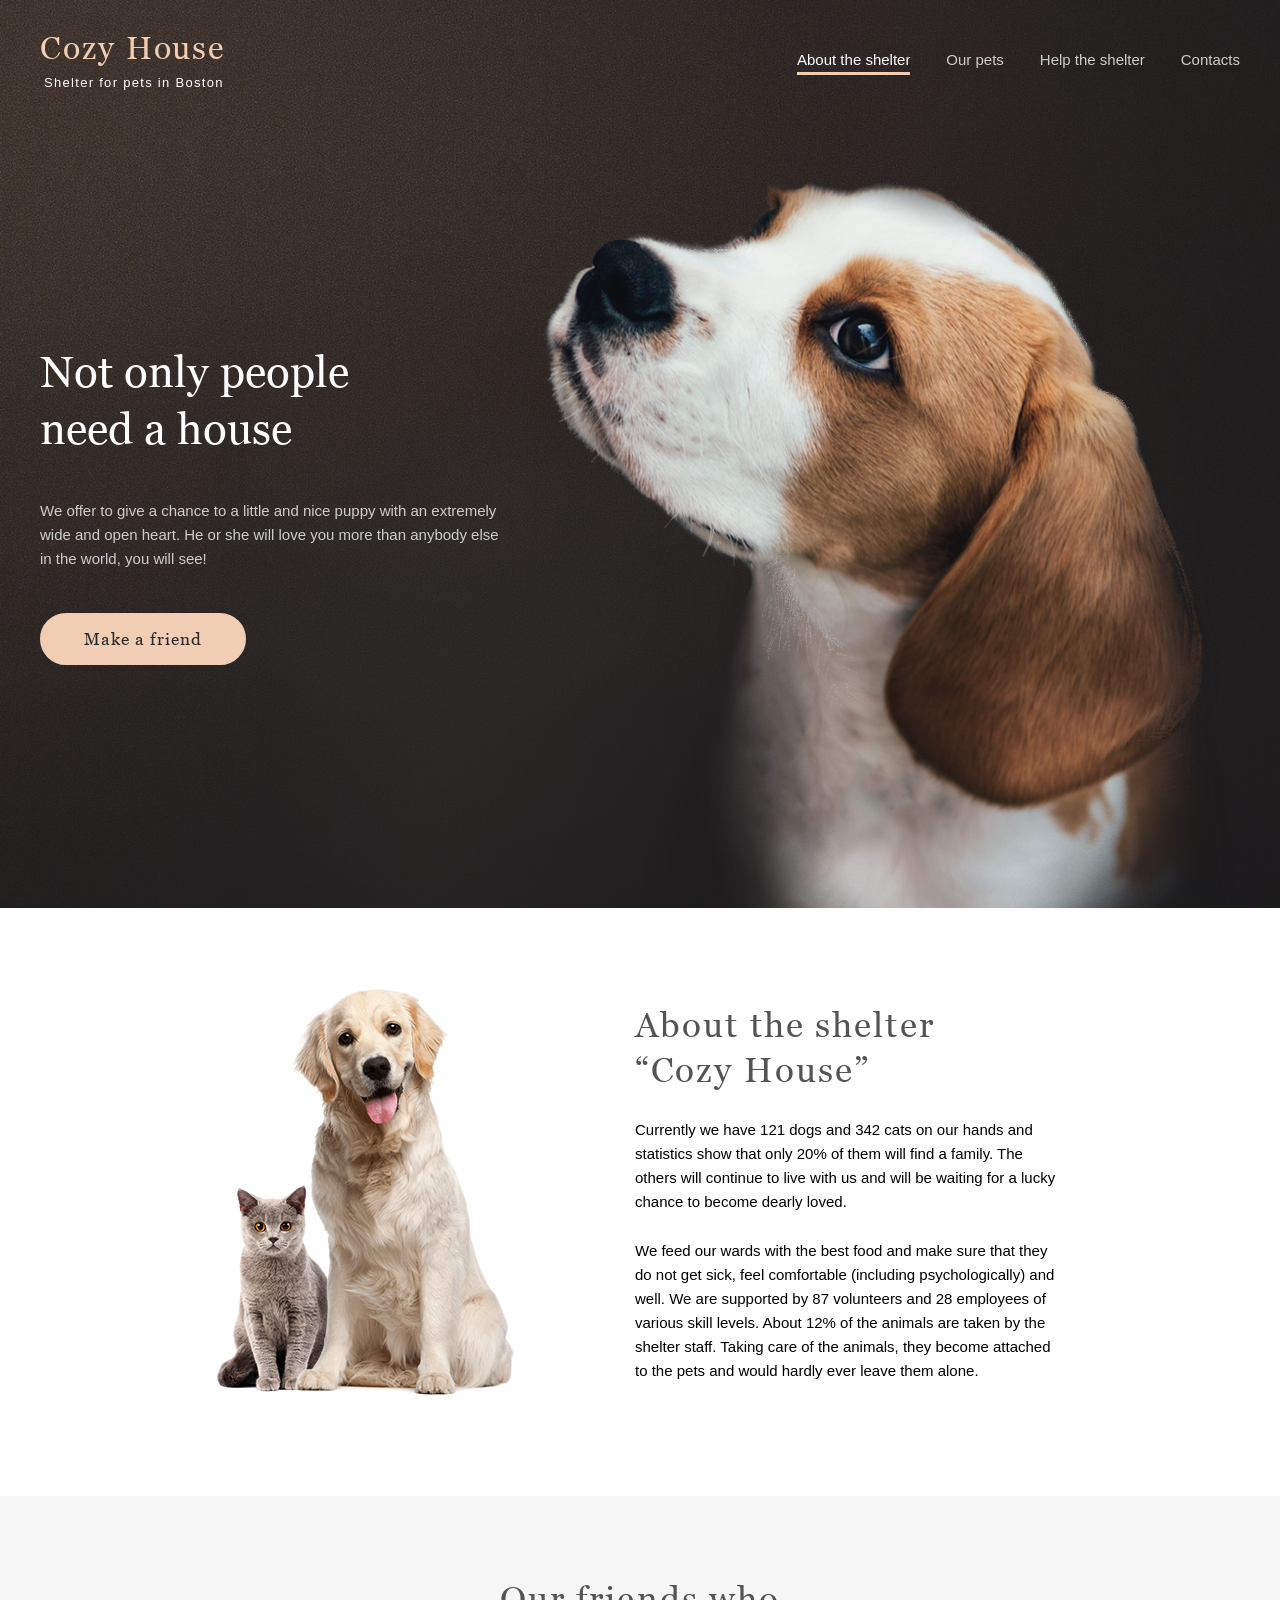
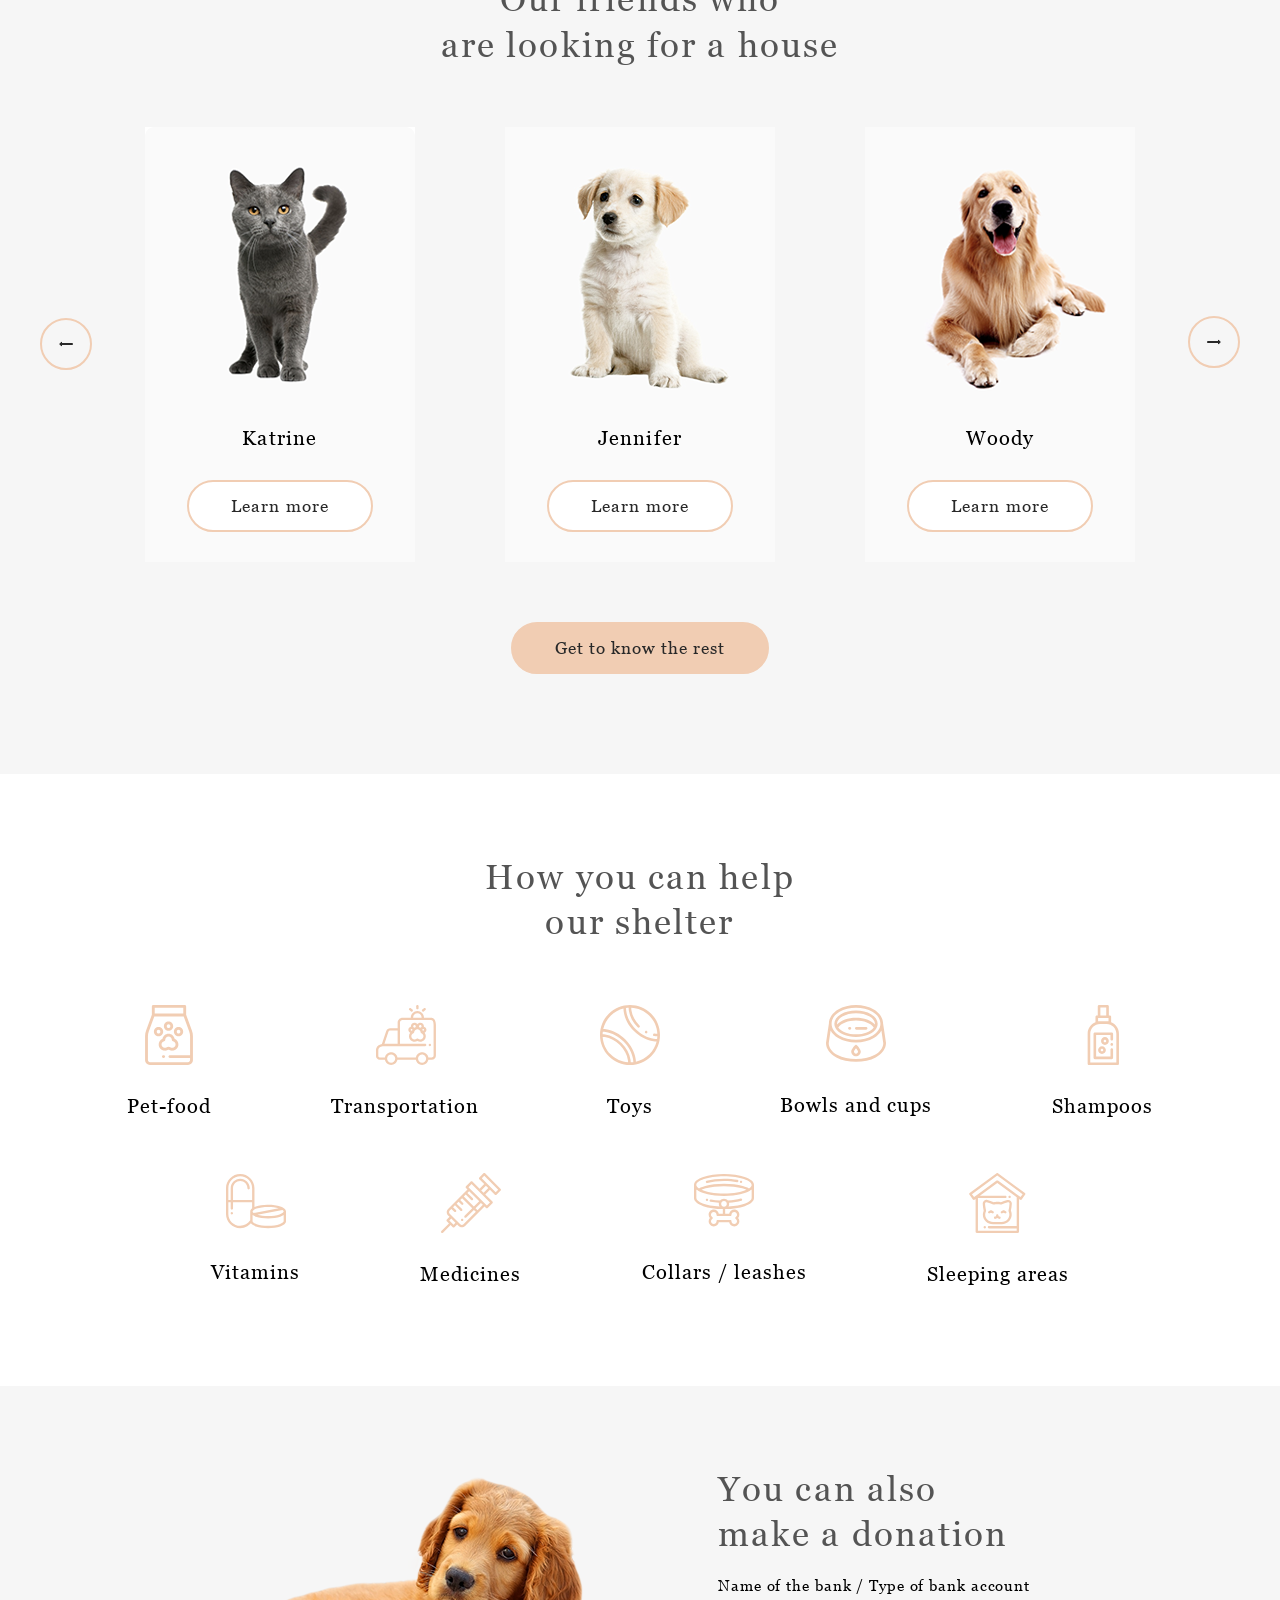
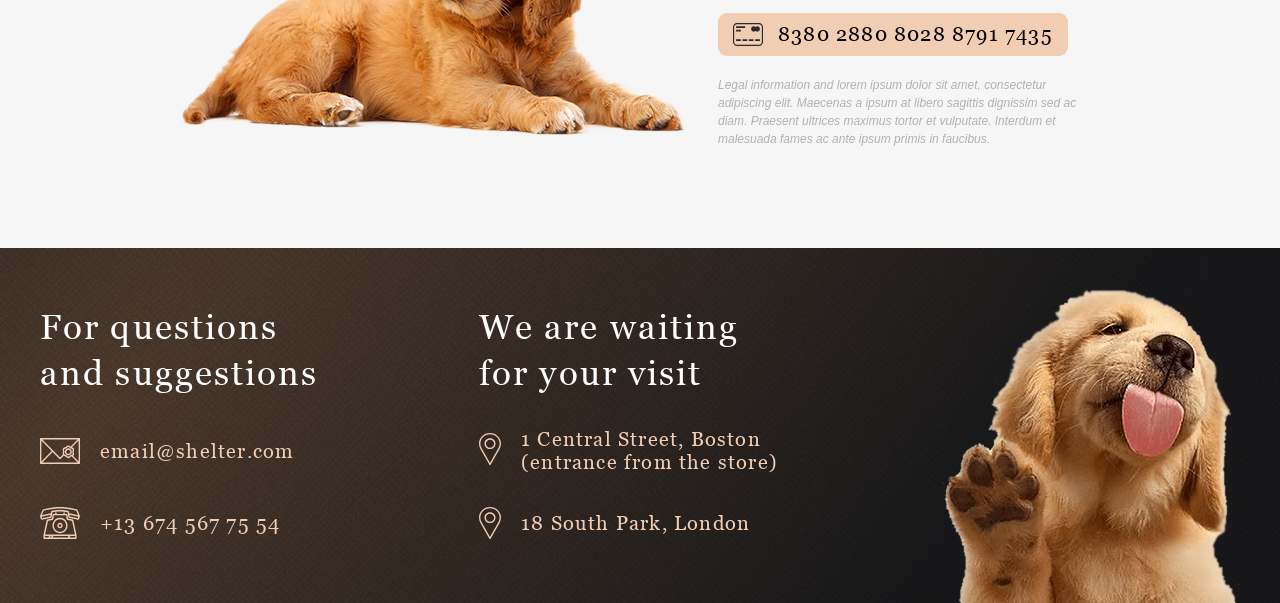
<file: public/index-shelter.html>
<!DOCTYPE html>
<html lang="en">
<head>
    <meta charset="UTF-8">
    <meta http-equiv="X-UA-Compatible" content="IE=edge">
    <meta name="viewport" content="width=device-width, initial-scale=1.0">
    <title>Document</title>
    <link rel="stylesheet" href="shelter/style.css">
    <link rel="icon" type="image/x-icon" href="shelter/assets/img/footer-dog.png">
</head>
<body>
<main>
    <section class="greeting-screen-wrapper">
        <div class="greeting-screen">
        <header class="header">
            <div class="company-name">
                <a href="#" class="logo-link">
                    <h1 class="logo">Cozy House</h1>
                    <span class="logo-text">Shelter for pets in Boston</span>
                </a>
            </div>
            <div class="nav-wrapper"></div>
            <div class="burger" id="burger">
                <div class="burger-line"></div>
                <div class="burger-line"></div>
                <div class="burger-line"></div>
            </div>
            <nav>
                <ul>
                    <li>
                        <a href="#" class="nav-tittle nav-selected">About the shelter</a>
                    </li>
                    <li>
                        <a href="shelter/pets.html" class="nav-tittle">Our pets</a>
                    </li>
                    <li>
                        <a href="#help" class="nav-tittle">Help the shelter</a>
                    </li>
                    <li>
                        <a href="#contacts" class="nav-tittle">Contacts</a>
                    </li>
                </ul>

            </nav>
        </header>
        <div class="make-friend">
            <div class="info-wrapper">
                <div class="info">
                    <h2 class="info-tittle">Not only people <br>need a house</h2>
                    <p class="info-text">We offer to give a chance to a little and nice puppy with an extremely wide and open heart. He or she will love you more than anybody else in the world, you will see!</p>
                </div>
                <a href="#our-pets" class="button orange">Make a friend</a>
            </div>
            <img src="shelter/assets/img/greeting-dog.png" alt="dog" class="greeting-dog" width="698" height="728">
        </div>
    </div>
    </section>
    <section class="about-shelter-wrapper">
    <div class="about-shelter" id="our-pets">
        <div class="about-wrapper" >
            <img src="shelter/assets/img/about%20the%20shelter.png" alt="dog and cat" class="about-img" width="300" height="408">
            <div class="about-text-wrapper">
                <h3 class="about-tittle">About the shelter <br>“Cozy House”</h3>
                <p class="about-first-par">Currently we have 121 dogs and 342 cats on our hands and statistics show that only 20% of them will find a family. The others will continue to live with us and will be waiting for a lucky chance to become dearly loved.</p>
                <p class="about-second-par">We feed our wards with the best food and make sure that they do not get sick, feel comfortable (including psychologically) and well. We are supported by 87 volunteers and 28 employees of various skill levels. About 12% of the animals are taken by the shelter staff. Taking care of the animals, they become attached to the pets and would hardly ever leave them alone.</p>
            </div>
        </div>
    </div>
    </section>
    <section class="our-friends-wrapper">
    <div class="our-friends">
        <h3 class="our-friends-tittle">Our friends who <br>are looking for a house</h3>
        <div class="friends-block">
            <svg  class="arrow left big" width="14" height="6" viewBox="0 0 14 6" fill="none" xmlns="http://www.w3.org/2000/svg">
                <path d="M14 2V4H3V6L0 3L3 0V2H14Z" fill="#292929"/>
            </svg>
            <div class="friend-cards-wrapper">
                <div class="friend-card">
                    <img src="shelter/assets/img/Katrine.png" alt="" class="friend-photo">
                    <h4 class="friend-name">Katrine</h4>
                    <button class="button opacity">Learn more</button>
                </div>
                <div class="friend-card">
                    <img src="shelter/assets/img/Jennifer.png" alt="" class="friend-photo">
                    <h4 class="friend-name">Jennifer</h4>
                    <button class="button opacity">Learn more</button>
                </div>
                <div class="friend-card">
                    <img src="shelter/assets/img/Woody.png" alt="" class="friend-photo">
                    <h4 class="friend-name">Woody</h4>
                    <button class="button opacity">Learn more</button>
                </div>
            </div>
            <div class="arrow-container">
                <svg  class="arrow left small" width="14" height="6" viewBox="0 0 14 6" fill="none" xmlns="http://www.w3.org/2000/svg">
                    <path d="M14 2V4H3V6L0 3L3 0V2H14Z" fill="#292929"/>
                </svg>
                <svg class="arrow right" width="14" height="6" viewBox="0 0 14 6" fill="none" xmlns="http://www.w3.org/2000/svg">
                    <path d="M0 4V2L11 2V0L14 3L11 6V4L0 4Z" fill="#292929"/>
                </svg>
            </div>

        </div>
        <a href="shelter/pets.html" class="button orange">Get to know the rest</a>
    </div>
    </section>
    <section class="help-wrapper">
    <div class="help" id="help">
        <h3 class="help-tittle">How you can help
            our shelter</h3>
        <div class="help-block">
            <div class="help-card">
                <svg class="help-card-svg" width="60" height="60" viewBox="0 0 60 60" fill="none" xmlns="http://www.w3.org/2000/svg">
                    <path d="M52.8978 25.4978L47.1429 9.7473V1.42852C47.1429 0.639609 46.5032 0 45.7144 0H14.2858C13.4969 0 12.8573 0.639727 12.8573 1.42852V9.74719L7.10214 25.4978C6.41927 27.3636 6.07039 29.335 6.07147 31.3219V55.0765C6.07147 57.7913 8.28011 60 10.995 60H49.005C51.7199 60 53.9285 57.7913 53.9285 55.0765V31.3219C53.9285 29.329 53.5817 27.3694 52.8978 25.4978ZM15.7142 2.85715H44.2857V8.57145H15.7142V2.85715ZM51.0715 50.1321H30.9077C30.1188 50.1321 29.4792 50.7718 29.4792 51.5606C29.4792 52.3495 30.1189 52.9891 30.9077 52.9891H51.0715V55.0763C51.0715 56.2157 50.1445 57.1427 49.005 57.1427H10.995C9.85558 57.1427 8.92862 56.2158 8.92862 55.0763V31.3219C8.92774 29.6695 9.21788 28.03 9.78573 26.4783L15.2848 11.4286H44.7152L50.2142 26.4783C50.7821 28.03 51.0722 29.6695 51.0714 31.3219L51.0715 50.1321Z" fill="#F1CDB3"/>
                    <path d="M35.6169 33.805C35.1505 30.8772 32.6078 28.632 29.5505 28.632C26.4932 28.632 23.9504 30.8772 23.484 33.805C21.067 34.7989 19.4857 37.2756 19.6899 39.9659C19.9175 42.9637 22.3506 45.392 25.349 45.6148C26.5071 45.7011 27.6572 45.4628 28.6751 44.9259C29.2315 44.6328 29.8697 44.6326 30.4256 44.926C31.3085 45.3908 32.2914 45.6331 33.2891 45.632C33.4429 45.632 33.5974 45.6263 33.7516 45.6149C36.7502 45.3923 39.1832 42.9638 39.411 39.966C39.6152 37.2756 38.0339 34.7989 35.6169 33.805ZM36.562 39.7495C36.4405 41.35 35.1415 42.6466 33.5402 42.7655C32.9176 42.8126 32.3013 42.6851 31.7586 42.3986C31.0781 42.0394 30.3201 41.8517 29.5506 41.8517C28.781 41.8517 28.0231 42.0394 27.3425 42.3986C26.7999 42.6849 26.1849 42.8123 25.5608 42.7655C23.9597 42.6467 22.6606 41.3501 22.5391 39.7495C22.4143 38.1062 23.5296 36.6124 25.1331 36.2746C25.4588 36.206 25.7503 36.0259 25.9573 35.7653C26.1643 35.5047 26.2739 35.18 26.2671 34.8473L26.2648 34.775C26.2648 32.9632 27.7386 31.4893 29.5505 31.4893C31.3623 31.4893 32.8362 32.9632 32.8362 34.7698L32.834 34.8473C32.827 35.1801 32.9366 35.5048 33.1436 35.7654C33.3507 36.026 33.6423 36.2061 33.968 36.2746C35.5717 36.6124 36.6868 38.1062 36.562 39.7495Z" fill="#F1CDB3"/>
                    <path d="M29.5506 25.7751C32.1108 25.7751 34.1934 23.6924 34.1934 21.1322C34.1934 18.572 32.1108 16.4893 29.5506 16.4893C26.9904 16.4893 24.9077 18.5721 24.9077 21.1322C24.9077 23.6923 26.9906 25.7751 29.5506 25.7751ZM29.5506 19.3465C30.5353 19.3465 31.3363 20.1475 31.3363 21.1322C31.3363 22.1169 30.5353 22.9179 29.5506 22.9179C28.5659 22.9179 27.7649 22.1169 27.7649 21.1322C27.7649 20.1475 28.566 19.3465 29.5506 19.3465Z" fill="#F1CDB3"/>
                    <path d="M24.1935 26.6561C24.1935 24.0959 22.1107 22.0132 19.5506 22.0132C16.9905 22.0132 14.9078 24.096 14.9078 26.6561C14.9078 29.2162 16.9904 31.2989 19.5506 31.2989C22.1108 31.2989 24.1935 29.2162 24.1935 26.6561ZM19.5506 28.4418C18.5659 28.4418 17.7649 27.6408 17.7649 26.6561C17.7649 25.6714 18.5659 24.8704 19.5506 24.8704C20.5353 24.8704 21.3363 25.6714 21.3363 26.6561C21.3363 27.6408 20.5352 28.4418 19.5506 28.4418Z" fill="#F1CDB3"/>
                    <path d="M39.5506 22.0131C36.9904 22.0131 34.9077 24.0959 34.9077 26.656C34.9077 29.216 36.9906 31.2988 39.5506 31.2988C42.1107 31.2988 44.1934 29.2162 44.1934 26.656C44.1934 24.0958 42.1107 22.0131 39.5506 22.0131ZM39.5506 28.4418C38.5658 28.4418 37.7649 27.6408 37.7649 26.6561C37.7649 25.6714 38.5659 24.8704 39.5506 24.8704C40.5353 24.8704 41.3363 25.6714 41.3363 26.6561C41.3363 27.6408 40.5353 28.4418 39.5506 28.4418Z" fill="#F1CDB3"/>
                    <path d="M24.6934 50.1322H24.3465C23.5576 50.1322 22.918 50.7719 22.918 51.5607C22.918 52.3496 23.5577 52.9892 24.3465 52.9892H24.6934C25.4823 52.9892 26.1219 52.3495 26.1219 51.5607C26.122 50.7719 25.4824 50.1322 24.6934 50.1322Z" fill="#F1CDB3"/>
                </svg>
                <span class="help-card-tittle">Pet-food</span>
            </div>
            <div class="help-card">
                <svg class="help-card-svg" width="61" height="60" viewBox="0 0 61 60" fill="none" xmlns="http://www.w3.org/2000/svg">
                    <path d="M56.0044 12.7115H48.9814V12.5095C48.9814 8.87665 46.026 5.92118 42.3932 5.92118C38.7603 5.92118 35.8049 8.87665 35.8049 12.5095V12.7115H27.5571C24.8414 12.7115 22.6321 14.9209 22.6321 17.6365V23.2009H15.2458C13.4838 23.2009 11.9176 24.2562 11.2558 25.8893C11.2462 25.9133 11.2373 25.9375 11.2291 25.962L6.96808 38.8689C6.9294 38.8919 6.88007 38.9191 6.81866 38.9498C6.57503 39.0714 6.11929 39.2568 5.33507 39.4484C4.09062 39.7499 2.9839 40.4616 2.19323 41.4688C1.40255 42.4759 0.973964 43.72 0.976513 45.0004V51.0987C0.976513 53.1406 2.63765 54.8018 4.67952 54.8018L9.90374 54.802C10.4553 57.7562 13.0514 59.9999 16.1632 59.9999C19.2749 59.9999 21.8709 57.7561 22.4226 54.8021L40.8472 54.8024C41.3989 57.7564 43.9949 59.9999 47.1066 59.9999C50.2181 59.9999 52.8141 57.7565 53.3659 54.8026L56.6836 54.8027C59.2232 54.8027 60.9294 53.0963 60.9294 50.5568V20.08C60.9294 13.4295 57.4851 12.7115 56.0044 12.7115ZM38.1486 12.5095C38.1486 10.169 40.0527 8.26493 42.3932 8.26493C44.7336 8.26493 46.6377 10.169 46.6377 12.5095V12.7115H38.1486V12.5095ZM13.4413 26.7379C13.591 26.3833 13.8422 26.0809 14.1632 25.8686C14.4842 25.6563 14.8609 25.5436 15.2457 25.5447H22.6319V38.8266H9.45022L13.4413 26.7379ZM16.1632 57.6562C13.9435 57.6562 12.1377 55.8504 12.1377 53.6307C12.1377 53.6033 12.1392 53.5762 12.1398 53.5488C12.1406 53.5069 12.1408 53.465 12.143 53.4234C12.1433 53.4168 12.1441 53.4104 12.1445 53.4038C12.2626 51.2894 14.02 49.6052 16.1632 49.6052C18.1026 49.6052 19.7262 50.9841 20.105 52.8129L20.1067 52.82C20.1194 52.882 20.1305 52.9445 20.1403 53.0076L20.1422 53.018C20.1492 53.0638 20.1544 53.1101 20.1598 53.1564C20.1622 53.1775 20.1656 53.1983 20.1677 53.2194C20.1714 53.2554 20.1734 53.2921 20.176 53.3285C20.1784 53.3602 20.1817 53.3916 20.1833 53.4235C20.185 53.4563 20.185 53.4896 20.1858 53.5226C20.1867 53.5586 20.1885 53.5944 20.1885 53.6306C20.1887 55.8504 18.3828 57.6562 16.1632 57.6562ZM47.1066 57.6562C44.8869 57.6562 43.081 55.8504 43.081 53.6307C43.081 53.5783 43.083 53.5263 43.085 53.4743C43.0856 53.4576 43.0855 53.4405 43.0863 53.4238C43.0883 53.3852 43.0921 53.3471 43.0951 53.3088C43.0975 53.2791 43.0989 53.2491 43.1019 53.2196C43.1032 53.207 43.1053 53.1947 43.1066 53.1823C43.1202 53.06 43.1386 52.939 43.163 52.8203C43.1637 52.8168 43.1646 52.8134 43.1654 52.8099C43.5455 50.9826 45.168 49.6053 47.1066 49.6053C47.6614 49.6053 48.1905 49.7181 48.6719 49.9222C50.1163 50.5341 51.1319 51.966 51.1319 53.6308C51.1319 55.8504 49.3262 57.6562 47.1066 57.6562ZM56.6836 52.4588L53.3678 52.4587C53.3639 52.4379 53.3589 52.4175 53.3548 52.3968C53.3272 52.2591 53.2954 52.1222 53.2595 51.9864C53.2435 51.927 53.2267 51.8679 53.209 51.809C53.198 51.7724 53.1872 51.7358 53.1757 51.6994C53.156 51.6382 53.1353 51.5772 53.1137 51.5166C53.1022 51.4842 53.0913 51.4513 53.0793 51.4191C53.0531 51.3492 53.0257 51.2799 52.997 51.211C52.988 51.1892 52.9798 51.1669 52.9705 51.1452C52.9318 51.0542 52.891 50.9641 52.8482 50.875C52.8428 50.8639 52.8369 50.8532 52.8315 50.8422C52.7941 50.7656 52.7552 50.6897 52.7148 50.6146C52.6999 50.5871 52.6841 50.5602 52.6689 50.5329C52.6367 50.4749 52.6036 50.4175 52.5696 50.3606C52.5511 50.3297 52.5319 50.2995 52.5128 50.2689C52.4605 50.1846 52.4061 50.1016 52.3495 50.0201C52.2939 49.9395 52.2365 49.8602 52.1773 49.7821C52.1403 49.7337 52.1026 49.6858 52.0643 49.6385C52.0414 49.6102 52.0189 49.5819 51.9956 49.554C51.9539 49.5043 51.9114 49.4553 51.8682 49.4069C51.8469 49.383 51.8262 49.3585 51.8045 49.3349C51.7507 49.2763 51.6958 49.2188 51.6398 49.1623C51.6278 49.1501 51.6163 49.1374 51.6041 49.1253C51.535 49.0563 51.4644 48.989 51.3922 48.9233C51.3769 48.9092 51.3608 48.896 51.3452 48.882C51.2887 48.8315 51.2316 48.7815 51.1732 48.7329C51.1476 48.7116 51.1213 48.6912 51.0954 48.6704C51.046 48.6304 50.996 48.5911 50.9455 48.5525C50.9157 48.53 50.8856 48.5081 50.8555 48.4861C50.7281 48.3927 50.5972 48.3043 50.463 48.221C50.4302 48.2004 50.3973 48.1802 50.364 48.1602C50.3121 48.1292 50.2596 48.0993 50.2068 48.0698C50.1743 48.0516 50.1419 48.0331 50.1091 48.0155C50.0517 47.9847 49.9935 47.9553 49.935 47.9262C49.9059 47.9117 49.8772 47.8966 49.8479 47.8826C49.7713 47.8461 49.694 47.8111 49.616 47.7776C49.6041 47.7725 49.5923 47.7667 49.5803 47.7616C49.4896 47.7233 49.398 47.6871 49.3056 47.6531C49.2792 47.6433 49.2524 47.6348 49.2258 47.6254C49.1594 47.602 49.093 47.5789 49.0257 47.5575C48.9905 47.5464 48.9548 47.5363 48.9193 47.5258C48.8597 47.5081 48.7999 47.4906 48.7396 47.4746C48.7009 47.4643 48.662 47.4549 48.623 47.4453C48.5245 47.421 48.4254 47.3992 48.3259 47.3798C48.2669 47.3684 48.2078 47.3578 48.1485 47.348C48.1078 47.3413 48.0671 47.3345 48.0262 47.3287C47.9646 47.3199 47.9028 47.3121 47.841 47.3051C47.8017 47.3006 47.7626 47.2956 47.7231 47.2919C47.6545 47.2856 47.5859 47.2803 47.5172 47.2762C47.4835 47.2741 47.4503 47.271 47.4165 47.2694C47.3132 47.2643 47.2098 47.2617 47.1064 47.2615C47.0025 47.2615 46.8991 47.2645 46.7964 47.2694C46.7626 47.271 46.7292 47.2741 46.6956 47.2762C46.6268 47.2806 46.5581 47.2853 46.4899 47.2919C46.4503 47.2958 46.4112 47.3007 46.3718 47.3052C46.3099 47.3124 46.2482 47.3199 46.1869 47.3288C46.1459 47.3348 46.105 47.3415 46.0642 47.3483C45.9641 47.3649 45.8644 47.3838 45.7651 47.4049C45.7068 47.4175 45.6486 47.431 45.5906 47.4453C45.5512 47.4549 45.512 47.4645 45.473 47.4748C45.4132 47.4906 45.354 47.5079 45.295 47.5254C45.2589 47.5362 45.2225 47.5464 45.1867 47.5578C45.121 47.5788 45.0556 47.601 44.9906 47.6242C44.9627 47.6341 44.9345 47.6431 44.9067 47.6534C44.8146 47.6874 44.7234 47.7233 44.6334 47.7613C44.6185 47.7677 44.604 47.7747 44.5891 47.7812C44.514 47.8136 44.4395 47.847 44.3659 47.8822C44.3348 47.897 44.3045 47.913 44.2737 47.9283C44.2172 47.9566 44.1607 47.9849 44.1051 48.0147C44.0708 48.0331 44.0369 48.0524 44.003 48.0715C43.9518 48.1001 43.901 48.1293 43.8506 48.1592C43.7321 48.2304 43.6158 48.3051 43.5019 48.3833C43.4545 48.416 43.4076 48.4494 43.3611 48.4835C43.3291 48.5068 43.297 48.53 43.2655 48.5539C43.2173 48.5904 43.1701 48.6281 43.123 48.6659C43.0946 48.6888 43.0659 48.711 43.0379 48.7343C42.9838 48.7795 42.9308 48.826 42.8782 48.8727C42.8586 48.8901 42.8386 48.9069 42.8193 48.9244C42.7481 48.9892 42.6785 49.0556 42.6104 49.1235C42.5932 49.1406 42.5769 49.1587 42.5598 49.176C42.5093 49.2276 42.4591 49.2795 42.4103 49.3328C42.3859 49.3595 42.3623 49.387 42.3384 49.414C42.2982 49.4594 42.2583 49.5049 42.2194 49.5514C42.1941 49.5817 42.1694 49.6126 42.1447 49.6434C42.1086 49.6881 42.073 49.7331 42.0381 49.7788C41.9544 49.889 41.8742 50.0018 41.7975 50.1169C41.7655 50.165 41.7346 50.2137 41.704 50.2627C41.683 50.2962 41.6618 50.3296 41.6415 50.3635C41.6099 50.4161 41.5796 50.4695 41.5496 50.5232C41.5321 50.5545 41.5139 50.5854 41.4968 50.6172C41.4607 50.684 41.4264 50.752 41.3927 50.8202C41.3832 50.8394 41.373 50.858 41.3638 50.8774C41.3216 50.965 41.2815 51.0536 41.2434 51.143C41.2318 51.1703 41.2214 51.1982 41.2102 51.2258C41.1843 51.2889 41.1587 51.3523 41.1348 51.4165C41.1214 51.4524 41.1094 51.4887 41.0966 51.5247C41.0764 51.5817 41.057 51.6389 41.0384 51.6964C41.0258 51.7355 41.0142 51.7751 41.0024 51.8146C40.9736 51.911 40.9471 52.008 40.923 52.1056C40.9091 52.162 40.8961 52.2187 40.8837 52.2758C40.8746 52.3171 40.8657 52.3585 40.8575 52.4001C40.8537 52.4198 40.8489 52.4391 40.8452 52.4588L22.4241 52.4585C22.4202 52.4382 22.4154 52.4181 22.4114 52.3979C22.4035 52.3578 22.3949 52.3181 22.3863 52.2783C22.3523 52.1215 22.3122 51.9659 22.2662 51.8122C22.2548 51.774 22.2435 51.7358 22.2314 51.6978C22.2124 51.6389 22.1926 51.5804 22.1719 51.5221C22.1596 51.4872 22.1477 51.452 22.1348 51.4174C22.1104 51.3522 22.0848 51.2875 22.0581 51.2232C22.0473 51.1967 22.0372 51.1697 22.026 51.1435C21.9878 51.0538 21.9476 50.965 21.9053 50.8771C21.8967 50.8594 21.8873 50.8423 21.8787 50.8247C21.8444 50.7548 21.8089 50.6855 21.772 50.6169C21.7554 50.5859 21.7376 50.5556 21.7203 50.525C21.6899 50.4707 21.6593 50.4166 21.6273 50.3634C21.6071 50.3297 21.5862 50.2968 21.5654 50.2636C21.5347 50.2143 21.5034 50.1654 21.4713 50.1169C21.3946 50.0019 21.3144 49.8893 21.2309 49.7792C21.196 49.7335 21.1604 49.6885 21.1243 49.6438C21.0995 49.613 21.0748 49.582 21.0494 49.5516C21.0105 49.5055 20.971 49.4598 20.9309 49.4147C20.9067 49.3876 20.883 49.3599 20.8585 49.3331C20.8103 49.2803 20.7606 49.2289 20.7105 49.1778C20.693 49.1599 20.6762 49.1413 20.6584 49.1238C20.5904 49.0559 20.5209 48.9897 20.4499 48.925C20.4302 48.907 20.4096 48.89 20.3897 48.8722C20.3376 48.8255 20.2848 48.7798 20.2312 48.7349C20.2029 48.7114 20.1738 48.6888 20.1451 48.6657C20.0985 48.6282 20.0516 48.5908 20.0038 48.5546C19.972 48.5304 19.9397 48.5071 19.9075 48.4836C19.8612 48.4497 19.8145 48.4165 19.7674 48.3838C19.6868 48.3285 19.6049 48.2749 19.5219 48.2232C19.4875 48.2016 19.4528 48.1803 19.418 48.1594C19.3679 48.1296 19.3174 48.1006 19.2666 48.0722C19.2323 48.053 19.1982 48.0336 19.1635 48.0151C19.1082 47.9856 19.0525 47.957 18.9963 47.9293C18.9651 47.9137 18.9343 47.8975 18.9028 47.8824C18.8301 47.8478 18.7567 47.8146 18.6827 47.7827C18.6669 47.7758 18.6514 47.7683 18.6355 47.7615C18.5454 47.7234 18.4544 47.6875 18.3626 47.6536C18.3343 47.6432 18.3056 47.6341 18.2771 47.624C18.2127 47.601 18.1478 47.579 18.0826 47.558C18.0465 47.5465 18.0098 47.5362 17.9734 47.5254C17.9146 47.5078 17.8556 47.491 17.7963 47.4751C17.7571 47.4646 17.7176 47.455 17.6781 47.4454C17.5217 47.4067 17.3639 47.3743 17.2049 47.3484C17.1641 47.3417 17.1233 47.3349 17.0822 47.3289C17.0206 47.3202 16.9589 47.3123 16.8971 47.3054C16.8579 47.3008 16.8187 47.2959 16.7792 47.292C16.7107 47.2857 16.6421 47.2805 16.5734 47.2763C16.5397 47.2742 16.5064 47.2711 16.4727 47.2695C16.3694 47.2644 16.266 47.2618 16.1626 47.2617C16.0587 47.2617 15.9554 47.2646 15.8525 47.2695C15.8188 47.2711 15.7854 47.2742 15.7517 47.2763C15.683 47.2808 15.6143 47.2854 15.5461 47.292C15.5065 47.2959 15.4672 47.3008 15.4278 47.3054C15.3662 47.3123 15.3046 47.3202 15.2432 47.3289C15.2019 47.3349 15.161 47.3417 15.1201 47.3484C15.02 47.3648 14.9203 47.3837 14.8212 47.405C14.763 47.4175 14.7053 47.431 14.6476 47.4452C14.6079 47.4549 14.568 47.4646 14.5287 47.4751C14.4698 47.4909 14.4112 47.5076 14.3529 47.5251C14.3161 47.536 14.2791 47.5465 14.2425 47.558C14.178 47.5784 14.1143 47.6007 14.0507 47.6231C14.0212 47.6334 13.9916 47.6429 13.9624 47.6536C13.8708 47.6875 13.7801 47.7231 13.6905 47.761C13.6724 47.7687 13.6547 47.7773 13.6366 47.7851C13.565 47.8162 13.4938 47.8481 13.4235 47.8817C13.3907 47.8974 13.3585 47.9143 13.326 47.9306C13.2712 47.9577 13.2168 47.9855 13.1628 48.0142C13.1272 48.0333 13.0922 48.0534 13.0569 48.0732C13.0072 48.1011 12.9576 48.1292 12.9088 48.1585C12.8252 48.2086 12.7427 48.2604 12.6614 48.3141C12.6262 48.3373 12.5913 48.3608 12.5566 48.3847C12.5107 48.4163 12.4655 48.4488 12.4203 48.4816C12.3869 48.506 12.3533 48.5302 12.3204 48.5553C12.2743 48.5903 12.2291 48.6263 12.184 48.6625C12.1536 48.6869 12.1229 48.7107 12.0932 48.7356C12.0424 48.7778 11.993 48.8214 11.9436 48.8651C11.9207 48.8854 11.8972 48.9051 11.8745 48.9257C11.8043 48.9898 11.7355 49.0554 11.6681 49.1225C11.6473 49.1433 11.6273 49.1651 11.6067 49.1862C11.56 49.2342 11.5134 49.2822 11.4682 49.3315C11.4418 49.3602 11.4165 49.3899 11.3907 49.4191C11.3525 49.4623 11.3144 49.5056 11.2775 49.5499C11.2508 49.5817 11.2248 49.6143 11.1988 49.6468C11.1641 49.6897 11.13 49.7331 11.0965 49.777C11.0376 49.8544 10.9804 49.9332 10.925 50.0132C10.9007 50.0482 10.8767 50.0835 10.8531 50.1189C10.8223 50.1653 10.7925 50.2123 10.7628 50.2594C10.7408 50.2946 10.7187 50.3295 10.6973 50.3651C10.667 50.4156 10.638 50.467 10.6091 50.5183C10.5903 50.5517 10.571 50.5847 10.5527 50.6185C10.519 50.6817 10.4863 50.7454 10.4546 50.8097C10.4432 50.8327 10.431 50.8552 10.4198 50.8784C10.3781 50.9651 10.3384 51.0529 10.3005 51.1417C10.2876 51.172 10.2762 51.2028 10.2637 51.2333C10.2391 51.2936 10.2146 51.354 10.1919 51.4151C10.178 51.4525 10.1653 51.4904 10.1521 51.5281C10.1326 51.5835 10.1134 51.639 10.0955 51.695C10.0826 51.7352 10.0706 51.7757 10.0585 51.8163C10.0423 51.871 10.0264 51.9258 10.0116 51.9811C9.98547 52.0781 9.96183 52.1757 9.94065 52.2739C9.93151 52.3161 9.92237 52.3581 9.91405 52.4007C9.9103 52.4199 9.90561 52.4389 9.90198 52.4581H4.67952C3.92999 52.4581 3.32026 51.8484 3.32026 51.0987V45.0004C3.31869 44.2451 3.57146 43.5113 4.03784 42.9171C4.50422 42.323 5.15705 41.9032 5.89112 41.7254C6.55897 41.5621 7.13261 41.376 7.60101 41.1705H50.1626C50.8097 41.1705 51.3344 40.6458 51.3344 39.9986C51.3344 39.3515 50.8097 38.8267 50.1626 38.8267H24.9758V17.6365C24.9758 16.2133 26.1339 15.0552 27.5571 15.0552H56.0042C58.2503 15.0552 58.5855 18.2034 58.5855 20.08V50.5567C58.5855 52.2118 57.3939 52.4588 56.6836 52.4588Z" fill="#F1CDB3"/>
                    <path d="M51.4371 24.8147C51.4372 23.2763 50.3567 21.9863 48.9149 21.6615C48.9226 21.5806 48.9287 21.4992 48.9311 21.4169C48.9579 20.4633 48.6017 19.5567 47.9282 18.864C47.2432 18.1596 46.2866 17.7557 45.3034 17.7557C44.1154 17.7557 43.0573 18.3338 42.3948 19.2239C41.7328 18.3338 40.6738 17.7557 39.4831 17.7557C38.5086 17.7557 37.5586 18.1544 36.8767 18.8498C36.1995 19.5402 35.8367 20.4483 35.8552 21.4064C35.8568 21.4923 35.8627 21.5773 35.8703 21.6618C34.4291 21.987 33.3492 23.2766 33.3492 24.8147C33.3492 26.1163 34.1229 27.2399 35.2341 27.7519C34.4513 28.7206 33.9945 29.9464 33.9945 31.2423C33.9945 34.3028 36.4843 36.7927 39.5448 36.7927C40.5529 36.7927 41.537 36.5172 42.3932 36.0051C43.254 36.5202 44.2384 36.7924 45.2415 36.7927C48.302 36.7927 50.7919 34.3028 50.7919 31.2423C50.7919 29.9462 50.3351 28.7206 49.5523 27.7519C50.6636 27.2399 51.4371 26.1163 51.4371 24.8147ZM45.3034 20.0996C45.6574 20.0996 46.0016 20.2448 46.2478 20.4979C46.4762 20.7328 46.597 21.0357 46.5883 21.3508C46.568 22.0692 45.9856 22.6602 45.2898 22.6682C45.1034 22.668 44.9191 22.6279 44.7495 22.5505C44.7285 22.5408 44.7079 22.5304 44.6868 22.5209C44.58 22.4646 44.4823 22.3927 44.3966 22.3077C44.1518 22.0648 44.0177 21.7384 44.0191 21.3885C44.022 20.6778 44.5982 20.0996 45.3034 20.0996ZM38.5498 20.491C38.6712 20.3665 38.8163 20.2677 38.9766 20.2005C39.1369 20.1332 39.3091 20.0988 39.4829 20.0994C40.1903 20.0994 40.7664 20.6762 40.7672 21.3851C40.7681 21.5579 40.7343 21.7291 40.6678 21.8885C40.6013 22.048 40.5035 22.1925 40.3801 22.3135C40.2964 22.3959 40.2013 22.466 40.0978 22.5217C40.0595 22.5391 40.0221 22.5577 39.9843 22.5758C39.8315 22.6389 39.6675 22.6704 39.5023 22.6683C38.7969 22.6567 38.212 22.0704 38.1983 21.3613C38.192 21.0374 38.3169 20.7285 38.5498 20.491ZM35.693 24.8148C35.6929 24.3245 36.0918 23.9257 36.5818 23.9257C37.0722 23.9257 37.4709 24.3245 37.4709 24.8148C37.4709 24.9155 37.4534 25.0118 37.4224 25.1022C37.3931 25.1611 37.3649 25.2207 37.3377 25.2808C37.1809 25.5341 36.9012 25.7038 36.582 25.7038C36.0918 25.7038 35.693 25.305 35.693 24.8148ZM45.2415 34.4492C44.4765 34.4489 43.7368 34.175 43.1561 33.6769C42.9438 33.4945 42.6731 33.3943 42.3932 33.3946C42.1133 33.3944 41.8426 33.4946 41.6303 33.6769C41.0496 34.175 40.3099 34.4489 39.5448 34.4492C37.7767 34.4492 36.3382 33.0107 36.3382 31.2426C36.3382 29.9023 37.1833 28.6919 38.4409 28.2307C38.6472 28.1551 38.8281 28.023 38.9629 27.8495C39.0977 27.676 39.181 27.4681 39.2033 27.2495C39.2362 26.9273 39.3176 26.6118 39.4447 26.3139C39.4865 26.2346 39.5256 26.1537 39.5608 26.0707C39.8716 25.4851 40.3571 25.0108 40.9498 24.7136C41.0008 24.6912 41.0511 24.6676 41.1011 24.6428C41.5085 24.4648 41.9485 24.3731 42.3932 24.3737C42.8513 24.3737 43.2875 24.4692 43.6828 24.6417C43.7327 24.6665 43.7831 24.6899 43.8341 24.7123C44.4279 25.0094 44.9143 25.4843 45.2256 26.0707C45.2608 26.1537 45.2999 26.2346 45.3416 26.3139C45.4688 26.6118 45.5502 26.9273 45.583 27.2495C45.6053 27.4681 45.6886 27.676 45.8235 27.8495C45.9583 28.023 46.1391 28.1551 46.3454 28.2307C47.6031 28.692 48.4481 29.9023 48.4481 31.2426C48.4481 33.0106 47.0097 34.4492 45.2415 34.4492ZM48.2045 25.7038C47.8853 25.7038 47.6056 25.5341 47.4488 25.2808C47.4216 25.2208 47.3933 25.1612 47.364 25.1022C47.3321 25.0097 47.3157 24.9126 47.3155 24.8148C47.3155 24.3245 47.7143 23.9257 48.2046 23.9257C48.6948 23.9257 49.0936 24.3245 49.0936 24.8148C49.0935 25.3049 48.6947 25.7038 48.2045 25.7038Z" fill="#F1CDB3"/>
                    <path d="M56.0193 39.7758C56.0043 39.7007 55.9819 39.6273 55.9526 39.5566C55.9234 39.4857 55.8873 39.4178 55.8448 39.3539C55.8026 39.2897 55.7539 39.23 55.6995 39.1758C55.6452 39.1214 55.5856 39.0727 55.5214 39.0305C55.3933 38.9457 55.25 38.8864 55.0995 38.8559C54.9487 38.8254 54.7933 38.8254 54.6425 38.8559C54.5675 38.8712 54.4936 38.8934 54.4221 38.9227C54.3518 38.952 54.2839 38.9884 54.2206 39.0305C54.1561 39.0727 54.0964 39.1219 54.0425 39.1758C53.9884 39.2297 53.9392 39.2895 53.896 39.3539C53.8538 39.4172 53.8173 39.4852 53.7893 39.5566C53.76 39.627 53.7366 39.7008 53.7225 39.7758C53.7073 39.8508 53.6991 39.9281 53.6991 40.0043C53.6991 40.0803 53.7073 40.1578 53.7225 40.234C53.7366 40.3078 53.76 40.3816 53.7893 40.4531C53.8186 40.5234 53.855 40.5914 53.8971 40.6547C53.9392 40.7191 53.9884 40.7789 54.0425 40.8328C54.0964 40.8867 54.1561 40.9359 54.2206 40.9793C54.2839 41.0215 54.3518 41.0566 54.4221 41.0859C54.4936 41.1152 54.5675 41.1387 54.6425 41.1527C54.7176 41.168 54.7949 41.1762 54.871 41.1762C54.9471 41.1762 55.0246 41.168 55.0995 41.1527C55.1745 41.1387 55.2483 41.1152 55.3186 41.0859C55.3901 41.0566 55.4581 41.0215 55.5214 40.9793C55.5859 40.9359 55.6457 40.8867 55.6995 40.8328C55.7534 40.7789 55.8026 40.7191 55.8448 40.6547C55.8869 40.5914 55.9233 40.5234 55.9526 40.4531C55.9819 40.3816 56.0041 40.3078 56.0193 40.234C56.0346 40.1578 56.0427 40.0803 56.0427 40.0043C56.0427 39.9281 56.0346 39.8508 56.0193 39.7758Z" fill="#F1CDB3"/>
                    <path d="M42.3932 0C41.7461 0 41.2213 0.524648 41.2213 1.17188V3.13359C41.2213 3.78082 41.7461 4.30547 42.3932 4.30547C43.0404 4.30547 43.565 3.7807 43.565 3.13359V1.17188C43.565 0.524648 43.0404 0 42.3932 0Z" fill="#F1CDB3"/>
                    <path d="M37.4562 4.55659L35.8205 3.27234C35.6995 3.1773 35.5609 3.10703 35.4127 3.06555C35.2645 3.02407 35.1096 3.01218 34.9568 3.03057C34.804 3.04896 34.6563 3.09727 34.5222 3.17273C34.3881 3.24819 34.2701 3.34934 34.1751 3.47038C33.7755 3.97944 33.8642 4.71608 34.3731 5.11569L36.0088 6.39995C36.2149 6.56221 36.4695 6.65035 36.7318 6.65015C36.9095 6.65039 37.0849 6.61017 37.2447 6.53253C37.4046 6.45488 37.5446 6.34186 37.6543 6.20202C38.054 5.69284 37.9653 4.9562 37.4562 4.55659Z" fill="#F1CDB3"/>
                    <path d="M50.6113 3.47021C50.2117 2.96115 49.4752 2.87244 48.9659 3.27216L47.3302 4.55642C46.8211 4.95603 46.7324 5.69267 47.1321 6.20185C47.2417 6.34177 47.3818 6.45487 47.5416 6.53254C47.7015 6.61021 47.8769 6.65042 48.0546 6.6501C48.3169 6.65028 48.5716 6.56214 48.7776 6.3999L50.4133 5.11564C50.9224 4.71603 51.0111 3.97939 50.6113 3.47021Z" fill="#F1CDB3"/>
                </svg>
                <span class="help-card-tittle">Transportation</span>
            </div>
            <div class="help-card">
                <svg class="help-card-svg" width="60" height="60" viewBox="0 0 60 60" fill="none" xmlns="http://www.w3.org/2000/svg">
                    <path d="M51.2132 8.78672C45.5469 3.1207 38.0133 0 30 0C21.9867 0 14.4531 3.1207 8.78684 8.78672C3.12047 14.4531 0 21.9866 0 30C0 38.0134 3.12047 45.5469 8.78684 51.2133C14.4531 56.8793 21.9867 60 30 60C38.0133 60 45.5469 56.8793 51.2132 51.2133C56.8795 45.5469 60 38.0134 60 30C60 21.9866 56.8795 14.4531 51.2132 8.78672ZM10.6314 49.3685C5.90438 44.6415 3.11918 38.4906 2.67352 31.8832C3.39 31.9077 4.1223 31.9755 4.86223 32.0856C10.1654 32.8733 15.5023 35.7234 19.8894 40.1106C24.2766 44.4979 27.1266 49.8346 27.9144 55.1379C28.0223 55.8586 28.0894 56.5849 28.1154 57.3132C21.7419 56.8775 15.4928 54.2298 10.6314 49.3685ZM30.7262 57.3682C30.7013 56.4931 30.6239 55.6203 30.4946 54.7545C29.6251 48.9019 26.5139 43.046 21.7338 38.2659C16.9538 33.4859 11.098 30.3746 5.2452 29.5051C4.37502 29.3751 3.49781 29.2977 2.61832 29.2732C2.64105 28.3972 2.7048 27.5283 2.8084 26.6682C3.73793 26.6987 4.68246 26.7843 5.62863 26.9248C12.0308 27.8757 18.4055 31.2484 23.5785 36.4213C28.7512 41.5939 32.1239 47.9687 33.075 54.3709C33.2133 55.3004 33.2987 56.237 33.3307 57.1763C32.4661 57.2814 31.5969 57.3455 30.7262 57.3682ZM49.3685 49.3685C45.5416 53.1952 40.8551 55.6504 35.9248 56.7348C35.881 55.8152 35.7912 54.8983 35.6557 53.9877C34.6229 47.0358 30.9889 40.1423 25.4234 34.5766C19.8575 29.0109 12.964 25.3772 6.0123 24.3444C5.0982 24.2082 4.17782 24.1182 3.25465 24.0746L3.2475 24.0805C4.35598 19.0238 6.88301 14.3798 10.6315 10.6314C14.2923 6.97055 18.7399 4.56516 23.4349 3.41402C23.4672 4.49215 23.5632 5.56742 23.7224 6.63422C24.755 13.5859 28.3889 20.4795 33.9546 26.0453C39.5203 31.611 46.4139 35.2447 53.3659 36.2775C54.4358 36.4373 55.5143 36.5334 56.5956 36.5653L56.6073 36.5459C55.4323 41.3595 52.9617 45.7754 49.3685 49.3685ZM57.1071 33.966C56.0064 33.955 54.8814 33.8653 53.7492 33.6972C47.3468 32.7461 40.972 29.3735 35.7993 24.2006C30.6265 19.0277 27.2538 12.6531 26.3029 6.25102C26.1354 5.12379 26.0455 4.00371 26.034 2.90824C26.8999 2.78261 27.7712 2.69826 28.6451 2.65547C28.6431 3.70254 28.7214 4.7775 28.8832 5.8677C29.7527 11.7204 32.8641 17.5763 37.6441 22.3562C38.1534 22.8654 38.9794 22.8654 39.4888 22.3562C39.9981 21.8469 39.9981 21.021 39.4888 20.5114C35.1016 16.1243 32.2516 10.7876 31.4638 5.48426C31.3205 4.51898 31.2499 3.57035 31.2521 2.65055C37.8434 2.94937 44.3467 5.60918 49.3688 10.6315C54.2461 15.5088 57.0565 21.902 57.3623 28.7483C56.4367 28.7503 55.4855 28.6804 54.5159 28.5363C53.8035 28.4305 53.1397 28.9225 53.034 29.635C52.9281 30.3476 53.42 31.0109 54.1325 31.1167C55.21 31.2768 56.2729 31.3569 57.3083 31.3569C57.3252 31.3569 57.3417 31.356 57.3586 31.356C57.316 32.2295 57.2321 33.1004 57.1071 33.966Z" fill="#F1CDB3"/>
                    <path d="M46.1517 25.775C45.8059 25.7756 45.4744 25.9131 45.2296 26.1573C44.9854 26.4021 44.848 26.7336 44.8474 27.0793C44.8474 27.4224 44.9857 27.7589 45.2296 28.0015C45.4721 28.2442 45.8087 28.3836 46.1517 28.3836C46.4947 28.3836 46.8313 28.2442 47.0739 28.0015C47.3176 27.7563 47.4549 27.425 47.456 27.0793C47.456 26.7363 47.3164 26.3998 47.0739 26.1573C46.829 25.9131 46.4975 25.7756 46.1517 25.775Z" fill="#F1CDB3"/>
                </svg>
                <span class="help-card-tittle">Toys</span>
            </div>
            <div class="help-card">
                <svg class="help-card-svg" width="60" height="57" viewBox="0 0 60 57" fill="none" xmlns="http://www.w3.org/2000/svg">
                    <path d="M59.985 37.8551L57.1255 18.6441C57.0792 13.0657 53.693 7.89303 47.8159 4.43765C42.9483 1.57605 36.6213 0 30.0001 0C23.3786 0 17.0515 1.57605 12.1838 4.43765C6.3069 7.89303 2.92054 13.0657 2.87437 18.6441L0.0148828 37.8551C0.00503905 37.9216 0 37.9887 0 38.056C0 43.7049 3.76452 48.936 10.3284 52.408C15.7022 55.2504 22.6883 56.8158 30.0001 56.8158C37.3116 56.8158 44.2978 55.2504 49.6716 52.408C56.2354 48.936 60 43.7049 60 38.056C59.9999 37.9888 59.9949 37.9216 59.985 37.8551ZM13.5668 6.78995C18.0215 4.17105 23.8576 2.72871 30.0001 2.72871C36.1424 2.72871 41.9785 4.17105 46.4331 6.78995C51.4956 9.76627 54.3993 14.1293 54.3993 18.7599C54.3993 23.3906 51.4957 27.7535 46.4332 30.7299C41.9785 33.3488 36.1424 34.7911 30.0001 34.7911C23.8577 34.7911 18.0215 33.3488 13.5669 30.7299C8.5044 27.7536 5.60073 23.3906 5.60073 18.7599C5.60073 14.1293 8.50428 9.76639 13.5668 6.78995ZM48.3956 49.996C43.4079 52.6342 36.875 54.0871 30.0001 54.0871C23.125 54.0871 16.592 52.6342 11.6044 49.996C6.00374 47.0333 2.77453 42.7218 2.72917 38.1535L4.60757 25.5342C6.17225 28.4612 8.75283 31.0645 12.1841 33.0819C17.0517 35.9434 23.3787 37.5195 30.0001 37.5195C36.6213 37.5195 42.9485 35.9434 47.816 33.0819C51.2473 31.0645 53.8279 28.461 55.3925 25.5342L57.2709 38.1535C57.2255 42.7219 53.9963 47.0335 48.3956 49.996Z" fill="#F1CDB3"/>
                    <path d="M30.0001 32.0618C39.3534 32.0618 47.6079 28.4427 50.5397 23.0569C51.29 21.6803 51.6707 20.2344 51.6707 18.7599C51.6707 15.0676 49.3194 11.652 45.0502 9.14217C41.0085 6.76631 35.6637 5.45791 30.0001 5.45791C24.3366 5.45791 18.9916 6.76643 14.9501 9.14229C10.6807 11.6521 8.32945 15.0676 8.32945 18.76C8.32945 20.2347 8.70996 21.6804 9.46008 23.0563C12.3923 28.4427 20.6467 32.0618 30.0001 32.0618ZM30.0001 29.3332C22.1546 29.3332 15.0282 26.5145 12.2557 22.4006C15.0293 18.2891 22.1568 15.4732 30.0001 15.4732C37.8435 15.4732 44.9711 18.2891 47.7446 22.4008C44.9726 26.5145 37.8458 29.3332 30.0001 29.3332ZM11.0579 18.76C11.058 16.0744 12.9313 13.4942 16.3328 11.4945C19.9617 9.36131 24.8154 8.18651 30 8.18651C35.1845 8.18651 40.0384 9.36131 43.6672 11.4946C47.0687 13.4942 48.9421 16.0743 48.9421 18.76C48.9421 18.9993 48.9259 19.238 48.896 19.4761C45.1332 15.3699 37.9658 12.7446 30 12.7446C22.0342 12.7446 14.8669 15.37 11.1041 19.4761C11.0738 19.2386 11.0584 18.9994 11.0579 18.76Z" fill="#F1CDB3"/>
                    <path d="M30 39.7701C29.8155 39.7701 29.6329 39.8076 29.4633 39.8801C29.2936 39.9527 29.1405 40.059 29.0131 40.1924C28.1243 41.1235 25.225 44.3365 25.225 46.5916C25.225 49.2246 27.367 51.3666 30 51.3666C32.633 51.3666 34.775 49.2246 34.775 46.5916C34.775 44.3365 31.8756 41.1235 30.987 40.1924C30.8595 40.059 30.7064 39.9527 30.5368 39.8801C30.3671 39.8076 30.1845 39.7701 30 39.7701ZM30 48.6381C28.8716 48.6381 27.9536 47.7201 27.9536 46.5917C27.9536 45.986 28.9058 44.5224 30 43.1941C31.0943 44.5226 32.0465 45.986 32.0465 46.5917C32.0465 47.7201 31.1284 48.6381 30 48.6381Z" fill="#F1CDB3"/>
                    <path d="M23.8843 21.8977H23.4637C22.7102 21.8977 22.0994 22.5085 22.0994 23.262C22.0994 24.0155 22.7102 24.6263 23.4637 24.6263H23.8843C24.6378 24.6263 25.2486 24.0155 25.2486 23.262C25.2486 22.5085 24.6378 21.8977 23.8843 21.8977Z" fill="#F1CDB3"/>
                    <path d="M40.074 21.8977H30.342C29.5884 21.8977 28.9777 22.5085 28.9777 23.262C28.9777 24.0155 29.5884 24.6263 30.342 24.6263H40.074C40.8275 24.6263 41.4383 24.0155 41.4383 23.262C41.4383 22.5085 40.8275 21.8977 40.074 21.8977Z" fill="#F1CDB3"/>
                </svg>
                <span class="help-card-tittle">Bowls and cups</span>
            </div>
            <div class="help-card">
                <svg class="help-card-svg"  width="32" height="60" viewBox="0 0 32 60" fill="none" xmlns="http://www.w3.org/2000/svg">
                <path d="M24.1303 17.1814V11.7391C24.1303 11.0188 23.5463 10.4348 22.826 10.4348H21.8477V1.3043C21.8477 0.583945 21.2637 0 20.5434 0H12.0651C11.3448 0 10.7608 0.583945 10.7608 1.3043V10.4347H9.78253C9.06218 10.4347 8.47823 11.0187 8.47823 11.739V17.1813C3.89772 19.0078 0.6521 23.4879 0.6521 28.712V58.6956C0.6521 59.4159 1.23604 59.9999 1.9564 59.9999H30.6521C31.3725 59.9999 31.9564 59.4159 31.9564 58.6956V28.7121C31.9563 23.4879 28.7107 19.0078 24.1303 17.1814ZM13.3694 2.60871H19.239V10.4348H13.3694V2.60871ZM11.0867 13.0434H21.5214V16.3043H11.0867V13.0434ZM29.3476 57.3913H3.26069V28.7121C3.26069 23.3088 7.65651 18.913 13.0597 18.913H19.5486C24.9519 18.913 29.3476 23.3088 29.3476 28.7121V57.3913Z" fill="#F1CDB3"/>
                <path d="M24.7825 27.3913H7.82591C7.10556 27.3913 6.52161 27.9752 6.52161 28.6956V52.826C6.52161 53.5464 7.10556 54.1303 7.82591 54.1303H24.7825C25.5028 54.1303 26.0868 53.5464 26.0868 52.826V44.6287C26.0868 43.9084 25.5028 43.3244 24.7825 43.3244C24.0621 43.3244 23.4782 43.9084 23.4782 44.6287V51.5217H9.13033V30H23.4782V34.1287C23.4782 34.8491 24.0621 35.433 24.7825 35.433C25.5028 35.433 26.0868 34.8491 26.0868 34.1287V28.6957C26.0868 27.9752 25.5028 27.3913 24.7825 27.3913Z" fill="#F1CDB3"/>
                <path d="M24.7824 38.0645C24.0621 38.0645 23.4781 38.6484 23.4781 39.3688V39.4992C23.4781 40.2195 24.0621 40.8035 24.7824 40.8035C25.5028 40.8035 26.0867 40.2195 26.0867 39.4992V39.3688C26.0867 38.6484 25.5028 38.0645 24.7824 38.0645Z" fill="#F1CDB3"/>
                <path d="M14.9922 41.1512C12.8345 41.1512 11.0792 42.9066 11.0792 45.0642C11.0792 47.2219 12.8345 48.9773 14.9922 48.9773C17.1499 48.9773 18.9052 47.2219 18.9052 45.0642C18.9052 42.9067 17.1499 41.1512 14.9922 41.1512ZM14.9922 46.3687C14.273 46.3687 13.6879 45.7835 13.6879 45.0644C13.6879 44.3452 14.273 43.7601 14.9922 43.7601C15.7114 43.7601 16.2965 44.3452 16.2965 45.0644C16.2965 45.7835 15.7115 46.3687 14.9922 46.3687Z" fill="#F1CDB3"/>
                <path d="M21.8456 35.9842C21.8456 33.8266 20.0903 32.0712 17.9326 32.0712C15.7749 32.0712 14.0196 33.8266 14.0196 35.9842C14.0196 38.1419 15.7749 39.8973 17.9326 39.8973C20.0901 39.8974 21.8456 38.1419 21.8456 35.9842ZM17.9325 37.2887C17.2133 37.2887 16.6282 36.7035 16.6282 35.9844C16.6282 35.2652 17.2133 34.6801 17.9325 34.6801C18.6517 34.6801 19.2368 35.2652 19.2368 35.9844C19.2368 36.7035 18.6519 37.2887 17.9325 37.2887Z" fill="#F1CDB3"/>
                </svg>
                <span class="help-card-tittle">Shampoos</span>
            </div>
            <div class="help-card">
                <svg class="help-card-svg" width="60" height="55" viewBox="0 0 60 55" fill="none" xmlns="http://www.w3.org/2000/svg">
                    <path d="M54.3108 32.3986C51.0359 31.284 46.7048 30.6702 42.1158 30.6702C41.8289 30.6702 41.5431 30.6725 41.2586 30.6773C36.9894 30.7488 32.991 31.3536 29.9207 32.3986C29.428 32.5653 28.9424 32.7523 28.4651 32.9589V14.2325C28.4651 6.38472 22.0805 0 14.2325 0C6.38461 0 0 6.38472 0 14.2325V39.9261C0 47.7739 6.38461 54.1587 14.2325 54.1587C16.722 54.1587 19.1722 53.5062 21.3188 52.2717C22.6721 51.4934 23.8881 50.4936 24.9168 49.3257C25.6645 50.3761 27.1451 51.4856 29.9208 52.4303C33.1957 53.5448 37.5266 54.1587 42.1157 54.1587C46.7047 54.1587 51.0357 53.5448 54.3107 52.4303C59.0129 50.83 60 48.7566 60 47.299V37.5299C60 36.0723 59.0129 33.9989 54.3108 32.3986ZM26.5754 37.5299C26.5759 37.4863 26.5798 37.4428 26.5871 37.3998L26.5891 37.3882C26.6289 37.1764 26.7563 36.9305 26.9907 36.6639L26.9952 36.6589C27.0307 36.6187 27.0695 36.578 27.1099 36.5368C27.137 36.5096 27.1641 36.4823 27.193 36.4552L27.2271 36.4233C27.4235 36.2422 27.6601 36.0603 27.9332 35.8825C27.9379 35.8794 27.9418 35.8757 27.9464 35.8726C28.5871 35.4565 29.478 35.025 30.6759 34.6173C33.7141 33.5834 37.7769 33.0138 42.1158 33.0138C46.0691 33.0139 49.7904 33.488 52.719 34.3541L27.6397 38.9756C26.8868 38.4213 26.5767 37.9077 26.5754 37.5323V37.5299ZM26.1213 34.2903C25.2179 34.9825 24.7144 35.6857 24.4591 36.3382C24.3731 36.5576 24.3108 36.7855 24.2733 37.0181C24.2561 37.1239 24.2443 37.2305 24.2379 37.3375L24.2359 37.3677C24.2331 37.4224 24.2313 37.4766 24.2313 37.5298V46.3609C22.0289 49.7824 18.315 51.8149 14.2325 51.8149C7.67707 51.8149 2.34375 46.4816 2.34375 39.9261V28.2512H4.6875V34.5793C4.6875 35.2266 5.21227 35.7512 5.85938 35.7512C6.50648 35.7512 7.03125 35.2266 7.03125 34.5793V28.2512H26.1213V34.2903ZM26.1213 25.9075H7.03125V14.2325C7.03125 10.2618 10.2616 7.03125 14.2325 7.03125C18.2034 7.03125 21.4338 10.2618 21.4338 14.2325C21.4338 14.8798 21.9586 15.4044 22.6057 15.4044C23.2529 15.4044 23.7776 14.8798 23.7776 14.2325C23.7776 8.96941 19.4957 4.6875 14.2325 4.6875C8.96941 4.6875 4.6875 8.96941 4.6875 14.2325V25.9075H2.34375V14.2325C2.34375 7.67707 7.67707 2.34375 14.2325 2.34375C20.788 2.34375 26.1213 7.67707 26.1213 14.2325V25.9075ZM57.6562 47.299C57.6562 47.9987 56.5823 49.1814 53.5556 50.2116C50.5174 51.2455 46.4546 51.815 42.1158 51.815C37.7769 51.815 33.7141 51.2456 30.6759 50.2116C27.6492 49.1815 26.5753 47.9988 26.5753 47.299V46.6986L26.5754 46.697V41.0932C27.3962 41.6393 28.4844 42.1724 29.9208 42.6612C33.1957 43.7757 37.5267 44.3896 42.1158 44.3896C46.7048 44.3896 51.0359 43.7757 54.3108 42.6612C55.7471 42.1723 56.8355 41.6393 57.6562 41.0931V47.299ZM53.5556 40.4423C50.5174 41.4763 46.4548 42.0458 42.1158 42.0458C38.1056 42.0458 34.3334 41.5584 31.386 40.6685L56.525 36.036C57.3278 36.6098 57.6562 37.1435 57.6562 37.5299C57.6562 38.2296 56.5823 39.4123 53.5556 40.4423Z" fill="#F1CDB3"/>
                    <path d="M6.68777 38.402C6.63386 38.3481 6.57421 38.2989 6.50976 38.2567C6.44592 38.2141 6.37801 38.178 6.30702 38.1489C6.23671 38.1196 6.163 38.0973 6.088 38.0821C5.93718 38.0516 5.78179 38.0516 5.63097 38.0821C5.55597 38.0973 5.48214 38.1196 5.41066 38.1489C5.34023 38.1782 5.27238 38.2145 5.2091 38.2567C5.14452 38.2989 5.08476 38.3481 5.03085 38.402C4.97695 38.4559 4.92773 38.5157 4.88554 38.5802C4.84218 38.6434 4.80702 38.7114 4.77773 38.7829C4.74843 38.8532 4.72499 38.927 4.71105 39.002C4.6957 39.077 4.68761 39.1544 4.68761 39.2305C4.68761 39.3079 4.6957 39.3841 4.71105 39.4602C4.72499 39.5352 4.74843 39.6091 4.77773 39.6794C4.80702 39.7497 4.84218 39.8177 4.88554 39.8821C4.92773 39.9454 4.97695 40.0052 5.03085 40.0602C5.19533 40.2232 5.40397 40.3345 5.63097 40.3802C5.70597 40.3954 5.78331 40.4024 5.85949 40.4024C6.01311 40.4028 6.16526 40.3725 6.30702 40.3134C6.37801 40.2842 6.44592 40.2481 6.50976 40.2055C6.57421 40.1622 6.63398 40.1141 6.68788 40.0602C6.74191 40.0052 6.79113 39.9454 6.8332 39.8821C6.87538 39.8177 6.91171 39.7497 6.94101 39.6794C6.97031 39.6091 6.99374 39.5352 7.00898 39.4602C7.02421 39.3841 7.03124 39.3079 7.03124 39.2305C7.03124 38.9223 6.90585 38.62 6.68777 38.402Z" fill="#F1CDB3"/>
                </svg>
                <span class="help-card-tittle">Vitamins</span>
            </div>
            <div class="help-card">
                <svg class="help-card-svg" width="60" height="60" viewBox="0 0 60 60" fill="none" xmlns="http://www.w3.org/2000/svg">
                    <path d="M59.6564 15.8985L44.1014 0.343125C43.6438 -0.114375 42.902 -0.114375 42.444 0.343125L38.3014 4.48547C38.0817 4.70525 37.9582 5.00331 37.9582 5.3141C37.9582 5.62489 38.0817 5.92295 38.3014 6.14273L43.2225 11.0637L38.5636 15.7226L31.3925 8.55152C30.9348 8.09391 30.1929 8.09402 29.7351 8.55152L24.9767 13.3099C24.757 13.5297 24.6336 13.8278 24.6336 14.1386C24.6336 14.4493 24.757 14.7474 24.9767 14.9672L26.488 16.4784L7.06509 35.902C5.28032 37.6868 5.28032 40.5911 7.06509 42.3762L8.5563 43.8674L5.82208 46.6016C5.71325 46.7104 5.62692 46.8396 5.56802 46.9818C5.50912 47.124 5.47881 47.2763 5.47881 47.4302C5.47881 47.5841 5.50912 47.7365 5.56802 47.8787C5.62692 48.0209 5.71325 48.1501 5.82208 48.2589L7.95278 50.3897L0.343213 57.9991C-0.114404 58.4568 -0.114404 59.1988 0.343213 59.6565C0.57208 59.8854 0.871963 59.9998 1.17185 59.9998C1.47173 59.9998 1.77173 59.8854 2.00048 59.6565L9.61017 52.0468L11.741 54.1777C11.9608 54.3974 12.2588 54.5208 12.5696 54.5208C12.8804 54.5208 13.1785 54.3974 13.3983 54.1777L16.1325 51.4434L17.6237 52.9347C18.4883 53.7993 19.638 54.2754 20.8608 54.2754C22.0835 54.2754 23.2332 53.7993 24.0978 52.9347L43.5209 33.5116L45.0322 35.0229C45.1409 35.1319 45.2701 35.2183 45.4123 35.2772C45.5545 35.3361 45.7069 35.3663 45.8608 35.3661C46.1608 35.3661 46.4606 35.2518 46.6895 35.0229L51.4477 30.2645C51.6675 30.0447 51.7909 29.7466 51.7909 29.4359C51.7909 29.1251 51.6675 28.827 51.4477 28.6072L44.2767 21.4362L48.9356 16.7773L53.8565 21.6982C53.9652 21.8072 54.0944 21.8936 54.2366 21.9525C54.3788 22.0114 54.5312 22.0416 54.6852 22.0414C54.9852 22.0414 55.2849 21.9271 55.5138 21.6982L59.6563 17.5557C60.1141 17.0982 60.1141 16.3562 59.6564 15.8985ZM24.7358 21.546L30.1576 26.9678C30.2663 27.0768 30.3954 27.1632 30.5376 27.2221C30.6799 27.281 30.8323 27.3112 30.9862 27.311C31.2862 27.311 31.586 27.1966 31.8149 26.9678C32.2725 26.5102 32.2725 25.7681 31.8149 25.3105L26.3931 19.8887L28.1454 18.1364L38.234 28.2251L32.8747 33.5844L22.7859 23.4956L24.7358 21.546ZM12.5696 51.6916L8.30798 47.4301L10.2137 45.5246L14.4751 49.7861L12.5696 51.6916ZM22.4403 51.2773C21.5694 52.1482 20.152 52.1483 19.2811 51.2773L8.72235 40.7187C7.8513 39.8476 7.8513 38.4302 8.72235 37.5593L10.3916 35.8901L13.2772 38.7757C13.5061 39.0046 13.8059 39.1189 14.1058 39.1189C14.4057 39.1189 14.7057 39.0046 14.9345 38.7757C15.3921 38.3181 15.3921 37.5761 14.9345 37.1183L12.0488 34.2327L13.9774 32.304L19.3991 37.7257C19.6279 37.9546 19.9278 38.0689 20.2277 38.0689C20.5276 38.0689 20.8276 37.9545 21.0563 37.7257C21.514 37.2681 21.514 36.5261 21.0563 36.0684L15.6345 30.6466L17.5632 28.718L20.4488 31.6036C20.6777 31.8325 20.9776 31.9468 21.2775 31.9468C21.5774 31.9468 21.8774 31.8325 22.1061 31.6036C22.5637 31.146 22.5637 30.4039 22.1061 29.9462L19.2205 27.0606L21.1281 25.153L31.2168 35.2417L23.596 42.8626C23.1384 43.3202 23.1384 44.0623 23.596 44.52C23.8249 44.7489 24.1248 44.8632 24.4247 44.8632C24.7245 44.8632 25.0245 44.7487 25.2533 44.52L32.8741 36.8991L34.8459 38.8709L22.4403 51.2773ZM36.5041 37.2137L34.5323 35.2417L39.8917 29.8822L41.8634 31.854L36.5041 37.2137ZM48.9618 29.4359L45.8608 32.5369L27.4627 14.1389L30.5638 11.0379L48.9618 29.4359ZM42.6195 19.7789L40.2208 17.3802L44.8797 12.7212L47.2784 15.1199L42.6195 19.7789ZM54.6855 19.2123L40.7875 5.31422L43.2727 2.82902L57.1707 16.727L54.6855 19.2123Z" fill="#F1CDB3"/>
                    <path d="M22.3156 46.7207C22.3016 46.6457 22.2781 46.5719 22.2488 46.5016C22.2197 46.4306 22.1836 46.3627 22.141 46.2988C22.0988 46.2344 22.0496 46.1746 21.9957 46.1207C21.9418 46.0668 21.882 46.0176 21.8176 45.9754C21.7537 45.9328 21.6858 45.8967 21.6148 45.8676C21.5445 45.8383 21.4707 45.816 21.3957 45.8008C21.2449 45.7703 21.0895 45.7703 20.9387 45.8008C20.8637 45.816 20.7898 45.8383 20.7195 45.8676C20.648 45.8969 20.5801 45.9332 20.5168 45.9754C20.4523 46.0176 20.3926 46.0668 20.3387 46.1207C20.2848 46.1746 20.2355 46.2344 20.1934 46.2988C20.1512 46.362 20.1148 46.4301 20.0855 46.5016C20.0562 46.5719 20.0328 46.6457 20.0187 46.7207C20.0035 46.7957 19.9953 46.8731 19.9953 46.9492C19.9953 47.0254 20.0035 47.1028 20.0187 47.1789C20.0328 47.2528 20.0562 47.3266 20.0855 47.3981C20.1148 47.4684 20.1512 47.5364 20.1934 47.5996C20.2355 47.6641 20.2848 47.7239 20.3387 47.7778C20.4474 47.8871 20.5769 47.9735 20.7195 48.0321C20.8613 48.0913 21.0135 48.1216 21.1672 48.1211C21.3208 48.1216 21.473 48.0913 21.6148 48.0321C21.7575 47.9735 21.887 47.8871 21.9957 47.7778C22.0496 47.7239 22.0988 47.6641 22.141 47.5996C22.1832 47.5364 22.2195 47.4684 22.2488 47.3981C22.2781 47.3266 22.3016 47.2528 22.3156 47.1789C22.3309 47.1028 22.3391 47.0254 22.3391 46.9492C22.3391 46.8731 22.3309 46.7957 22.3156 46.7207Z" fill="#F1CDB3"/>
                </svg>
                <span class="help-card-tittle">Medicines</span>
            </div>
            <div class="help-card">
                <svg class="help-card-svg" width="60" height="53" viewBox="0 0 60 53" fill="none" xmlns="http://www.w3.org/2000/svg">
                    <path d="M57.297 6.25112C55.7379 4.99675 53.5393 3.88136 50.7617 2.93613C45.1984 1.04273 37.825 0 29.9997 0C22.1744 0 14.8011 1.04285 9.23787 2.93613C6.4603 3.88136 4.26163 4.99675 2.70257 6.25112C0.909373 7.69416 0 9.28627 0 10.983V24.0989C0 25.7957 0.909373 27.3878 2.70269 28.8308C4.26175 30.0851 6.4603 31.2005 9.23799 32.1458C14.5225 33.9443 21.4409 34.9745 28.8281 35.0733V39.7755H24.7869C24.3392 37.4099 22.2567 35.6156 19.7629 35.6156C16.9435 35.6156 14.6499 37.9093 14.6499 40.7284C14.6499 41.9542 15.0847 43.1148 15.8539 44.0249C15.075 44.9466 14.6484 46.1147 14.6499 47.3214C14.6499 50.1407 16.9435 52.4343 19.7629 52.4343C22.2567 52.4343 24.3392 50.6398 24.7869 48.2744H35.2131C35.6608 50.6399 37.7433 52.4343 40.2371 52.4343C43.0565 52.4343 45.3501 50.1406 45.3501 47.3214C45.3501 46.0956 44.9153 44.935 44.1461 44.0249C44.925 43.1032 45.3516 41.9351 45.3501 40.7284C45.3501 37.9091 43.0565 35.6156 40.2371 35.6156C37.7433 35.6156 35.6608 37.41 35.2131 39.7755H31.1719V35.0733C38.5591 34.9745 45.4775 33.9443 50.762 32.1458C53.5396 31.2005 55.7382 30.0851 57.2973 28.8308C59.0906 27.3878 60 25.7957 60 24.0989V10.983C59.9996 9.28627 59.0903 7.69416 57.297 6.25112ZM36.3022 42.1193C36.4615 42.1193 36.6191 42.0868 36.7655 42.0238C36.9118 41.9608 37.0438 41.8686 37.1533 41.7528C37.2628 41.6371 37.3476 41.5003 37.4024 41.3507C37.4573 41.2011 37.481 41.0419 37.4723 40.8828C37.4694 40.8314 37.4679 40.78 37.4677 40.7286C37.4677 39.2016 38.71 37.9594 40.2369 37.9594C41.7639 37.9594 43.0062 39.2017 43.0062 40.7286C43.0062 41.6643 42.5377 42.5303 41.753 43.0453C41.5905 43.152 41.4571 43.2974 41.3648 43.4684C41.2725 43.6394 41.2242 43.8307 41.2242 44.025C41.2242 44.2194 41.2725 44.4107 41.3648 44.5817C41.4571 44.7527 41.5905 44.8981 41.753 45.0047C42.5377 45.5198 43.0062 46.3858 43.0062 47.3215C43.0062 48.8485 41.7639 50.0906 40.2369 50.0906C38.71 50.0906 37.4677 48.8483 37.4677 47.3215C37.4677 47.2697 37.4696 47.2184 37.4723 47.1673C37.4811 47.0082 37.4574 46.8489 37.4026 46.6993C37.3478 46.5497 37.263 46.4128 37.1535 46.297C37.044 46.1813 36.912 46.0891 36.7656 46.0261C36.6192 45.9631 36.4615 45.9307 36.3022 45.9307H23.6975C23.5382 45.9308 23.3805 45.9633 23.2342 46.0263C23.0878 46.0893 22.9559 46.1815 22.8463 46.2972C22.7368 46.413 22.6521 46.5498 22.5972 46.6994C22.5424 46.849 22.5186 47.0082 22.5274 47.1673C22.5301 47.2184 22.5319 47.2697 22.5319 47.3215C22.5319 48.8485 21.2896 50.0906 19.7627 50.0906C18.2357 50.0906 16.9934 48.8483 16.9934 47.3215C16.9934 46.3858 17.462 45.5198 18.2466 45.0047C18.4091 44.8981 18.5425 44.7527 18.6348 44.5817C18.7271 44.4107 18.7755 44.2194 18.7755 44.025C18.7755 43.8307 18.7271 43.6394 18.6348 43.4684C18.5425 43.2974 18.4091 43.152 18.2466 43.0453C17.462 42.5303 16.9934 41.6643 16.9934 40.7286C16.9934 39.2016 18.2357 37.9594 19.7627 37.9594C21.2896 37.9594 22.5319 39.2017 22.5319 40.7286C22.5319 40.7803 22.5301 40.8317 22.5274 40.8828C22.5185 41.0419 22.5422 41.2011 22.597 41.3508C22.6519 41.5004 22.7366 41.6373 22.8462 41.753C22.9557 41.8688 23.0877 41.961 23.2341 42.0239C23.3804 42.0869 23.5381 42.1194 23.6975 42.1193H36.3022ZM29.9998 32.7383C28.4435 32.7383 27.1772 31.472 27.1772 29.9157C27.1772 28.3593 28.4435 27.0931 29.9998 27.0931C31.5562 27.0931 32.8224 28.3593 32.8224 29.9157C32.8224 31.472 31.5562 32.7383 29.9998 32.7383ZM57.6559 24.0989C57.6559 27.8067 48.3045 31.8985 34.3965 32.6248C34.9005 31.8111 35.1671 30.8727 35.1661 29.9156C35.1661 29.5463 35.1264 29.1862 35.0525 28.8386C39.6006 28.5404 43.8255 27.8617 47.3495 26.8562C47.9718 26.6785 48.3325 26.0301 48.1548 25.4077C47.9772 24.7853 47.329 24.4248 46.7064 24.6024C43.0899 25.6344 38.6789 26.3074 33.9211 26.5577C32.9729 25.4519 31.5673 24.7494 29.9998 24.7494C28.4241 24.7494 27.0118 25.4593 26.0634 26.5753C22.8385 26.4214 19.7739 26.0771 16.9503 25.5459C16.3149 25.426 15.7017 25.8448 15.582 26.4808C15.4624 27.1169 15.881 27.7294 16.5171 27.8492C19.1492 28.3444 21.9775 28.6832 24.9418 28.8625C24.8698 29.2089 24.8335 29.5619 24.8336 29.9157C24.8327 30.8729 25.0993 31.8112 25.6033 32.6249C11.6952 31.8986 2.34375 27.8068 2.34375 24.0989V15.4139L2.35968 15.4272C2.47205 15.5254 2.58637 15.6213 2.70257 15.7149C2.85923 15.8402 3.01885 15.9617 3.18128 16.0794L3.18374 16.0811C3.27117 16.1448 3.36035 16.2081 3.45117 16.271L3.49171 16.2989C3.57714 16.3576 3.66374 16.4161 3.7521 16.4741C3.76991 16.4858 3.7882 16.4975 3.80624 16.5092C3.89542 16.5672 3.98566 16.6251 4.07777 16.6824L4.11749 16.7068C5.50241 17.5632 7.21592 18.3418 9.23776 19.0299C14.801 20.9233 22.1743 21.9661 29.9997 21.9661C37.8251 21.9661 45.1984 20.9233 50.7617 19.0299C52.7837 18.3418 54.4974 17.5631 55.8824 16.7066L55.9216 16.6825C56.0139 16.6251 56.1042 16.5672 56.1935 16.5091L56.2474 16.4742C56.3358 16.4162 56.4225 16.3577 56.5079 16.299L56.5485 16.2711C56.6393 16.2082 56.7285 16.1449 56.8159 16.0813L56.8184 16.0795C56.9808 15.9619 57.1404 15.8403 57.2971 15.715C57.4132 15.6214 57.5276 15.5255 57.64 15.4274L57.6559 15.414V24.0989ZM7.52928 15.8543C8.5501 15.3876 9.94639 14.8517 11.8024 14.3313C16.8453 12.9173 23.3081 12.1387 29.9998 12.1387C36.6916 12.1387 43.1543 12.9174 48.1971 14.3313C50.0533 14.8516 51.4497 15.3875 52.4704 15.8543C47.6207 18.0156 39.6821 19.6224 29.9998 19.6224C20.3176 19.6224 12.379 18.0154 7.52928 15.8543ZM57.6485 11.1548C57.6434 11.2232 57.6352 11.2913 57.624 11.359L57.6225 11.3696C57.6098 11.4416 57.594 11.5129 57.575 11.5835C57.5616 11.6345 57.5465 11.6851 57.53 11.7353L57.5204 11.7647C57.4946 11.839 57.4658 11.9122 57.4342 11.9843C57.4218 12.0128 57.4083 12.0411 57.3948 12.0696C57.3679 12.1263 57.3395 12.1828 57.3088 12.2387L57.3006 12.2537C56.813 13.1338 55.8925 13.9036 54.9784 14.5047C53.7646 13.8055 51.8179 12.9124 48.8301 12.0746C43.587 10.6046 36.8997 9.79521 29.9999 9.79521C23.1002 9.79521 16.413 10.6047 11.1697 12.0747C8.18202 12.9124 6.23542 13.8055 5.02147 14.5049C4.10753 13.9038 3.18703 13.1339 2.69929 12.2538L2.69109 12.2388C2.66039 12.1828 2.63203 12.1263 2.60496 12.0695C2.5916 12.0411 2.57812 12.0129 2.56582 11.9845C2.55527 11.9606 2.54531 11.9366 2.53546 11.9126C2.51542 11.8633 2.49632 11.8141 2.47945 11.7649C2.47605 11.7552 2.473 11.7452 2.46972 11.7355C2.44857 11.6715 2.42993 11.6068 2.41382 11.5414C2.39958 11.4847 2.38738 11.4275 2.37726 11.3699L2.37574 11.3592C2.36456 11.2915 2.35638 11.2234 2.35125 11.1551C2.34653 11.0978 2.34403 11.0404 2.34375 10.983C2.34375 6.89671 13.7017 2.34375 29.9998 2.34375C46.298 2.34375 57.6559 6.89671 57.6559 10.983C57.6559 11.0402 57.6529 11.0975 57.6485 11.1548Z" fill="#F1CDB3"/>
                    <path d="M48.1765 7.64321C48.1309 7.41623 48.0197 7.20761 47.8567 7.04321C47.8022 6.98905 47.7425 6.94037 47.6785 6.8979C47.5506 6.81287 47.4073 6.75357 47.2567 6.72329C47.1055 6.69282 46.9497 6.69282 46.7985 6.72329C46.7235 6.73852 46.6509 6.76079 46.5794 6.79008C46.5091 6.81938 46.4411 6.85571 46.3778 6.8979C46.3134 6.94008 46.2536 6.9893 46.1985 7.04321C46.1446 7.09712 46.0966 7.15805 46.0533 7.22133C45.9683 7.34929 45.909 7.49258 45.8787 7.64321C45.8635 7.71938 45.8564 7.79555 45.8564 7.87173C45.8564 7.94907 45.8636 8.02524 45.8787 8.10141C45.909 8.25204 45.9683 8.39533 46.0533 8.52329C46.0966 8.58657 46.1446 8.64633 46.1985 8.70141C46.2537 8.75532 46.3135 8.80337 46.3778 8.84673C46.4411 8.88891 46.5091 8.92524 46.5794 8.95454C46.6509 8.98384 46.7236 9.0061 46.7985 9.02133C46.8747 9.03657 46.9521 9.04477 47.0282 9.04477C47.1044 9.04477 47.1818 9.03657 47.2567 9.02133C47.3317 9.0061 47.4057 8.98384 47.4759 8.95454C47.5462 8.92524 47.6141 8.88891 47.6785 8.84673C47.7418 8.80337 47.8028 8.75532 47.8567 8.70141C47.9106 8.64633 47.9598 8.58657 48.002 8.52329C48.087 8.39532 48.1463 8.25203 48.1765 8.10141C48.1919 8.02524 48.2 7.94907 48.2 7.87173C48.2 7.79544 48.1919 7.71926 48.1765 7.64321Z" fill="#F1CDB3"/>
                    <path d="M43.4829 5.86056C39.4455 5.10095 34.85 4.69935 30.1935 4.69935C23.7488 4.69935 17.5185 5.46435 12.6504 6.8536C12.0282 7.03126 11.6675 7.67966 11.8451 8.30204C11.9918 8.81708 12.4611 9.15271 12.9713 9.15271C13.0777 9.15271 13.186 9.13818 13.2934 9.10747C17.9582 7.77634 23.96 7.04321 30.1934 7.04321C34.707 7.04321 39.1525 7.43075 43.0495 8.164C43.6858 8.28341 44.2981 7.86505 44.4179 7.22896C44.5376 6.59286 44.1189 5.98044 43.4829 5.86056Z" fill="#F1CDB3"/>
                    <path d="M14.121 25.6092C14.1058 25.5342 14.0835 25.4604 14.0542 25.3889C14.0249 25.3186 13.9886 25.2506 13.9464 25.1873C13.9038 25.1231 13.8547 25.0634 13.7999 25.0092C13.746 24.9553 13.6862 24.9061 13.6218 24.8627C13.5585 24.8205 13.4905 24.7854 13.4201 24.7561C13.3495 24.7265 13.2761 24.7041 13.201 24.6893C13.0498 24.6588 12.8941 24.6588 12.7429 24.6893C12.6678 24.7033 12.5939 24.7268 12.5237 24.7561C12.4523 24.7854 12.3843 24.8205 12.321 24.8627C12.2566 24.9061 12.1968 24.9553 12.1429 25.0092C12.089 25.0631 12.0398 25.1229 11.9976 25.1873C11.9554 25.2506 11.9191 25.3186 11.8898 25.3889C11.8605 25.4604 11.8382 25.5342 11.823 25.6092C11.8077 25.6842 11.7995 25.7615 11.7995 25.8377C11.8003 25.9914 11.8309 26.1434 11.8898 26.2854C11.9191 26.3568 11.9554 26.4248 11.9976 26.4881C12.0398 26.5525 12.089 26.6122 12.1429 26.6662C12.1968 26.7201 12.2566 26.7693 12.321 26.8115C12.3843 26.8549 12.4523 26.8901 12.5237 26.9193C12.5941 26.9486 12.6678 26.9721 12.7429 26.9861C12.8179 27.0014 12.8952 27.0096 12.9713 27.0096C13.0475 27.0096 13.1249 27.0014 13.201 26.9861C13.2761 26.9713 13.3495 26.9489 13.4201 26.9193C13.4909 26.8905 13.5585 26.8543 13.6218 26.8115C13.686 26.7693 13.7457 26.7206 13.7999 26.6662C13.9092 26.5575 13.9957 26.428 14.0542 26.2854C14.1134 26.1436 14.1436 25.9914 14.1432 25.8377C14.1432 25.7614 14.1361 25.6842 14.121 25.6092Z" fill="#F1CDB3"/>
                </svg>
                <span class="help-card-tittle">Collars / leashes</span>
            </div>
            <div class="help-card">
                <svg class="help-card-svg"  width="57" height="60" viewBox="0 0 57 60" fill="none" xmlns="http://www.w3.org/2000/svg">
                    <path d="M55.9526 19.9663L28.9804 0.226256C28.7796 0.0792462 28.5371 0 28.2882 0C28.0393 0 27.7969 0.0792462 27.5961 0.226256L0.623947 19.9663C0.101759 20.3485 -0.0117953 21.0818 0.37047 21.6041L3.89582 26.4211C3.98668 26.5453 4.10113 26.6504 4.23263 26.7304C4.36412 26.8104 4.5101 26.8637 4.6622 26.8872C4.8143 26.9107 4.96955 26.9041 5.11908 26.8676C5.26861 26.8311 5.40947 26.7655 5.53363 26.6745L6.59746 25.8959V58.828C6.59746 59.4751 7.12223 59.9998 7.76934 59.9998H48.8691C49.5162 59.9998 50.041 59.4751 50.041 58.828V25.9413L51.0429 26.6745C51.1671 26.7655 51.308 26.831 51.4575 26.8675C51.607 26.904 51.7622 26.9106 51.9143 26.8871C52.0664 26.8636 52.2123 26.8103 52.3438 26.7303C52.4753 26.6504 52.5898 26.5453 52.6806 26.4211L56.206 21.6041C56.5884 21.0816 56.4748 20.3485 55.9526 19.9663ZM47.6972 53.0856H19.9716C19.3245 53.0856 18.7997 53.6103 18.7997 54.2574C18.7997 54.9045 19.3245 55.4293 19.9716 55.4293H47.6972V57.6562H8.9411V25.105H36.3843C37.0314 25.105 37.5562 24.5803 37.5562 23.9332C37.5562 23.2861 37.0314 22.7613 36.3843 22.7613H10.8813L28.2883 10.0213L47.6972 24.226V53.0856ZM51.4814 24.0911L28.9804 7.62348C28.7796 7.47638 28.5372 7.39712 28.2883 7.39719C28.0394 7.39709 27.7969 7.47636 27.5962 7.62348L5.095 24.0911L2.95387 21.1654L28.2884 2.62391L53.6229 21.1654L51.4814 24.0911Z" fill="#F1CDB3"/>
                    <path d="M41.7555 23.7046C41.7403 23.6295 41.7168 23.5557 41.6875 23.4842C41.6582 23.4139 41.6219 23.3459 41.5797 23.2826C41.5375 23.2184 41.4888 23.1587 41.4344 23.1045C41.2141 22.8855 40.9165 22.7621 40.6059 22.761C40.2977 22.761 39.9953 22.8864 39.7775 23.1045C39.7236 23.1584 39.6744 23.2182 39.6322 23.2826C39.59 23.3459 39.5537 23.4139 39.5244 23.4842C39.4951 23.5557 39.4716 23.6295 39.4576 23.7046C39.4423 23.7796 39.4341 23.8569 39.4341 23.933C39.4341 24.0092 39.4423 24.0866 39.4576 24.1615C39.4716 24.2364 39.4951 24.3103 39.5244 24.3818C39.5537 24.4523 39.59 24.5202 39.6322 24.5835C39.6744 24.648 39.7236 24.7076 39.7775 24.7616C39.8314 24.8155 39.8912 24.8648 39.9556 24.9069C40.0189 24.949 40.0869 24.9855 40.1583 25.0148C40.2287 25.0441 40.3024 25.0675 40.3775 25.0816C40.4525 25.0968 40.5298 25.1049 40.6059 25.1049C40.6821 25.1049 40.7595 25.0968 40.8344 25.0816C40.9096 25.067 40.983 25.0446 41.0535 25.0148C41.125 24.9855 41.193 24.949 41.2563 24.9069C41.3207 24.8648 41.3804 24.8155 41.4344 24.7616C41.4883 24.7077 41.5375 24.648 41.5797 24.5835C41.6219 24.5202 41.6582 24.4523 41.6875 24.3818C41.7168 24.3105 41.7403 24.2365 41.7555 24.1615C41.7707 24.0865 41.7776 24.0092 41.7776 23.933C41.7776 23.8569 41.7706 23.7795 41.7555 23.7046Z" fill="#F1CDB3"/>
                    <path d="M16.8986 54.0281C16.8836 53.9531 16.8612 53.8797 16.8319 53.809C16.8026 53.7386 16.7661 53.6695 16.724 53.6063C16.6815 53.5423 16.6329 53.4826 16.5788 53.4281C16.5249 53.3742 16.465 53.3262 16.4006 53.2828C16.2726 53.1978 16.1294 53.1385 15.9788 53.1082C15.8276 53.0777 15.6718 53.0777 15.5206 53.1082C15.4467 53.1234 15.3729 53.1457 15.3014 53.175C15.2311 53.2043 15.1631 53.2406 15.0999 53.2828C15.0354 53.325 14.9755 53.3742 14.9217 53.4281C14.8667 53.482 14.8186 53.543 14.7753 53.6063C14.6903 53.7342 14.631 53.8775 14.6008 54.0281C14.5854 54.1043 14.5785 54.1805 14.5785 54.2566C14.578 54.4106 14.6082 54.5632 14.6674 54.7054C14.6967 54.7758 14.7332 54.8438 14.7753 54.9081C14.8186 54.9714 14.8667 55.0312 14.9217 55.0862C14.9756 55.1403 15.0355 55.1895 15.0999 55.2315C15.1631 55.2737 15.2311 55.3101 15.3014 55.3394C15.3729 55.3686 15.4467 55.3909 15.5206 55.4061C15.5967 55.4214 15.6741 55.4296 15.7503 55.4296C15.9818 55.4286 16.2079 55.3598 16.4006 55.2315C16.4649 55.1894 16.5246 55.1407 16.5788 55.0862C16.6327 55.0312 16.6819 54.9715 16.724 54.9081C16.8524 54.7151 16.9213 54.4885 16.922 54.2566C16.922 54.1805 16.9138 54.1042 16.8986 54.0281Z" fill="#F1CDB3"/>
                    <path d="M42.8447 30.5741C42.8447 29.5803 42.455 28.6476 41.7472 27.9481C41.0462 27.2554 40.0876 26.8676 39.1101 26.876C38.8019 26.8793 38.4954 26.9208 38.1974 26.9997C36.0274 27.5554 33.9072 28.2902 31.8587 29.1966C30.6888 28.9199 29.4906 28.7806 28.2884 28.7813C27.6114 28.7813 26.9285 28.8257 26.258 28.9133C25.7403 28.9816 25.2264 29.0761 24.7183 29.1966C22.6701 28.2903 20.5503 27.5556 18.3806 26.9999C18.3701 26.997 18.3597 26.9942 18.3492 26.9915C17.1958 26.6978 16.0063 26.9619 15.086 27.7171C14.1658 28.472 13.6744 29.5867 13.7376 30.7745C13.8021 31.9938 13.9221 33.2096 14.097 34.418C14.2542 35.5012 14.4549 36.5776 14.6988 37.6446C14.336 38.5729 14.0832 39.5405 13.9456 40.5276C13.8884 40.9397 13.8595 41.3553 13.8591 41.7714C13.8591 47.0173 18.4337 51.2853 24.0568 51.2853H32.5204C35.6026 51.2853 38.4861 50.0035 40.4317 47.7686C42.2147 45.7205 42.9959 43.1486 42.6314 40.5269C42.5529 39.9648 42.4373 39.4085 42.2852 38.8617C42.1699 38.4498 42.0343 38.0438 41.8788 37.6453C42.3946 35.3878 42.716 33.0901 42.8394 30.7777C42.843 30.7091 42.8447 30.6416 42.8447 30.5741ZM40.4988 30.647L40.4985 30.651C40.3761 32.949 40.0461 35.2312 39.5124 37.4697C39.4543 37.7133 39.4758 37.9692 39.5737 38.1997C39.7523 38.6199 39.9037 39.0511 40.0269 39.4907C40.151 39.937 40.2453 40.391 40.3094 40.8497C40.5792 42.7897 39.9946 44.7004 38.6634 46.2296C37.163 47.9529 34.9239 48.9414 32.5198 48.9414H24.0562C19.7256 48.9414 16.2023 45.7249 16.2023 41.7714C16.2023 41.4679 16.224 41.1574 16.2665 40.8496C16.3939 39.938 16.6413 39.0473 17.0023 38.2007C17.1006 37.9699 17.1222 37.7138 17.0641 37.4698C16.7974 36.3508 16.5811 35.2203 16.4159 34.0819C16.2512 32.9439 16.1382 31.799 16.0775 30.6508C16.0543 30.2148 16.2345 29.806 16.5721 29.5289C16.8194 29.326 17.1199 29.2196 17.4291 29.2196C17.5345 29.2196 17.641 29.2319 17.7468 29.2571L17.7701 29.2633C19.9494 29.8194 22.0752 30.5674 24.1225 31.4985C24.3698 31.6112 24.6485 31.6346 24.9111 31.5646C25.4537 31.4199 26.0052 31.3106 26.562 31.2372C27.1312 31.1628 27.712 31.125 28.2877 31.125C29.4355 31.125 30.5714 31.2729 31.6642 31.5646C31.9265 31.6342 32.2049 31.6114 32.452 31.499C34.5066 30.5646 36.6402 29.8145 38.8274 29.2573C38.9275 29.2333 39.03 29.2207 39.1329 29.2196H39.1482C39.4985 29.2196 39.8444 29.3632 40.0992 29.6149C40.2266 29.74 40.3278 29.8892 40.3967 30.0539C40.4657 30.2186 40.501 30.3955 40.5005 30.574C40.5006 30.5983 40.5001 30.6224 40.4988 30.647Z" fill="#F1CDB3"/>
                    <path d="M30.4862 43.5662C29.9205 43.5662 29.4602 43.1059 29.4602 42.5403C29.4602 41.8932 28.9355 41.3684 28.2883 41.3684C27.6411 41.3684 27.1164 41.8932 27.1164 42.5403V42.5831C27.1164 43.1487 26.6562 43.609 26.0906 43.609C25.4433 43.609 24.9187 44.1338 24.9187 44.7809C24.9187 45.428 25.4433 45.9528 26.0906 45.9528C26.9413 45.9528 27.7192 45.6356 28.3129 45.1135C28.9199 45.6284 29.6902 45.9107 30.4862 45.9099C31.1333 45.9099 31.658 45.3851 31.658 44.738C31.658 44.0908 31.1333 43.5662 30.4862 43.5662Z" fill="#F1CDB3"/>
                    <path d="M24.1919 38.1664L22.4512 37.3688C22.2981 37.2985 22.1316 37.2621 21.9631 37.2621C21.7947 37.2621 21.6282 37.2985 21.475 37.3688L19.7342 38.1664C19.1458 38.4359 18.8873 39.1314 19.157 39.7198C19.221 39.8597 19.3121 39.9856 19.4248 40.0904C19.5376 40.1951 19.6698 40.2766 19.8141 40.3302C19.9584 40.3838 20.1118 40.4085 20.2655 40.4028C20.4193 40.3971 20.5705 40.3612 20.7104 40.2971L21.963 39.7232L23.2156 40.2971C23.8037 40.5669 24.4995 40.3082 24.7691 39.7198C25.0388 39.1314 24.7802 38.4358 24.1919 38.1664Z" fill="#F1CDB3"/>
                    <path d="M36.8423 38.1662L35.1016 37.3686C34.9485 37.2983 34.782 37.262 34.6135 37.262C34.4451 37.262 34.2786 37.2983 34.1255 37.3686L32.3847 38.1662C31.7963 38.4357 31.5378 39.1312 31.8075 39.7196C32.0771 40.3083 32.7726 40.5669 33.3609 40.2969L34.6135 39.723L35.8662 40.2969C36.019 40.3672 36.1853 40.4036 36.3535 40.4036C36.7977 40.4036 37.2225 40.1498 37.4196 39.7196C37.6892 39.1312 37.4308 38.4357 36.8423 38.1662Z" fill="#F1CDB3"/>
                </svg>
                <span class="help-card-tittle">Sleeping areas</span>
            </div>
        </div>
    </div>
    </section>
    <section class="in-addition-wrapper">
    <div class="in-addition">
        <div class="donation-container">
            <img src="shelter/assets/img/donation-dog.png" alt="donation dog" class="donation-dog">
            <div class="donation">
                <h3 class="donation-tittle">You can also make a donation</h3>
                <p class="bank-info">Name of the bank / Type of bank account</p>
                <div class="pay-card">
                    <svg class="pay-card-svg" width="30" height="23" viewBox="0 0 30 23" fill="none" xmlns="http://www.w3.org/2000/svg">
                        <path d="M25.9815 23H4.01915C1.80285 23 0 21.2046 0 19.0001V3.9999C0 1.79421 1.80285 0 4.01915 0H25.9808C28.196 0 30 1.79421 30 3.9999V19.0001C30.0006 21.2052 28.1972 23 25.9815 23ZM4.01915 1.14285C2.43563 1.14285 1.14836 2.42396 1.14836 3.9999V19.0001C1.14836 20.5755 2.43563 21.8571 4.01915 21.8571H25.9808C27.5638 21.8571 28.8516 20.5755 28.8516 19.0001V3.9999C28.8516 2.42396 27.5638 1.14285 25.9808 1.14285H4.01915ZM20.7037 3.35993C22.1363 3.35993 23.2977 4.51532 23.2977 5.94153C23.2977 7.36774 22.1368 8.52376 20.7037 8.52376C19.2706 8.52376 18.1097 7.36783 18.1097 5.94153C18.1097 4.51523 19.2712 3.35993 20.7037 3.35993ZM24.3204 3.35993C25.7529 3.35993 26.9151 4.51532 26.9151 5.94153C26.9151 7.36774 25.7536 8.52376 24.3204 8.52376C22.8873 8.52376 21.7264 7.36783 21.7264 5.94153C21.7264 4.51523 22.8879 3.35993 24.3204 3.35993ZM3.0861 16.3339H7.8683V18.0481H3.0861V16.3339ZM9.43467 16.3339H14.2175V18.0481H9.43467V16.3339ZM15.782 16.3339H20.5659V18.0481H15.782V16.3339ZM22.1305 16.3339H26.9144V18.0481H22.1305V16.3339ZM3.0861 3.36046H12.1263V5.07474H3.0861V3.36046ZM3.0861 6.76208H7.86946V8.47637H3.0861V6.76208Z" fill="#292929"/>
                    </svg>
                    <a href="#" class="pay-card-number">8380 2880 8028 8791 7435</a>
                </div>
                <p class="legal-info"> Legal information and lorem ipsum dolor sit amet, consectetur adipiscing elit. Maecenas a ipsum at libero sagittis dignissim sed ac diam. Praesent ultrices maximus tortor et vulputate. Interdum et malesuada fames ac ante ipsum primis in faucibus.</p>
            </div>
        </div>
    </div>
    </section>
</main>
<footer class="footer-wrapper">
<div class="footer">
    <div class="footer-container"  id="contacts">
        <div class="for-questions">
            <h3 class="questions-tittle">For questions and suggestions</h3>
            <div class="email footer-info">
                <svg class="footer-info-svg" width="40" height="26" viewBox="0 0 40 26" fill="none" xmlns="http://www.w3.org/2000/svg">
                    <path d="M39.315 0H0.684964C0.5033 0 0.329077 0.0732456 0.200621 0.203625C0.0721657 0.334003 0 0.510836 0 0.695219V25.3048C0 25.4892 0.0721657 25.666 0.200621 25.7964C0.329077 25.9268 0.5033 26 0.684964 26H39.315C39.4967 26 39.6709 25.9268 39.7994 25.7964C39.9278 25.666 40 25.4892 40 25.3048V0.695219C40 0.510836 39.9278 0.334003 39.7994 0.203625C39.6709 0.0732456 39.4967 0 39.315 0ZM32.5774 15.0331C32.6846 15.5259 32.7954 16.0355 32.6513 16.2882C32.4966 16.5596 31.9966 16.7173 31.5131 16.8699C31.1316 16.9902 30.7373 17.1147 30.3857 17.3212C30.0461 17.5206 29.7523 17.8001 29.4683 18.0704C29.0772 18.4426 28.7079 18.794 28.374 18.794C28.04 18.794 27.6706 18.4425 27.2797 18.0704C26.9956 17.8001 26.7018 17.5205 26.3622 17.3212C26.0107 17.1147 25.6163 16.9903 25.2348 16.8699C24.7513 16.7173 24.2513 16.5596 24.0967 16.2882C23.9526 16.0355 24.0633 15.5259 24.1705 15.0331C24.2584 14.6285 24.3493 14.2103 24.3493 13.7821C24.3493 13.354 24.2584 12.9356 24.1705 12.5311C24.0633 12.0383 23.9526 11.5288 24.0967 11.2759C24.2513 11.0046 24.7513 10.8468 25.2348 10.6942C25.6163 10.5739 26.0107 10.4494 26.3622 10.243C26.7018 10.0435 26.9956 9.76403 27.2797 9.49373C27.6706 9.12165 28.04 8.77015 28.374 8.77015C28.7079 8.77015 29.0773 9.12165 29.4683 9.49373C29.7523 9.76403 30.0461 10.0435 30.3857 10.243C30.7373 10.4493 31.1316 10.5738 31.5131 10.6941C31.9966 10.8467 32.4966 11.0045 32.6512 11.2758C32.7954 11.5286 32.6846 12.0381 32.5774 12.5309C32.4895 12.9354 32.3986 13.3537 32.3986 13.7819C32.3986 14.2102 32.4895 14.6286 32.5774 15.0331ZM30.5975 8.66076C30.5345 8.60237 30.4705 8.54156 30.4053 8.47955C29.8904 7.98955 29.2497 7.3798 28.374 7.3798C27.4982 7.3798 26.8575 7.98955 26.3426 8.47955C26.1045 8.70609 25.8796 8.92013 25.6761 9.03961C25.4574 9.168 25.1518 9.26449 24.8281 9.36655C24.1276 9.58763 23.3336 9.8381 22.9109 10.5797C22.5001 11.3004 22.6768 12.1134 22.8328 12.8307C22.9081 13.1777 22.9794 13.5055 22.9794 13.7821C22.9794 14.0587 22.9081 14.3866 22.8328 14.7336C22.6975 15.3556 22.5473 16.0496 22.7775 16.693L19.9997 19.5464L2.32449 1.39044H37.6748L30.5975 8.66076ZM11.7007 13L1.36993 23.6116V2.38812L11.7007 13ZM12.6635 13.989L19.5124 21.0242C19.5761 21.0896 19.6519 21.1416 19.7356 21.177C19.8192 21.2125 19.9089 21.2308 19.9996 21.2308C20.0902 21.2308 20.18 21.2125 20.2636 21.177C20.3472 21.1416 20.4231 21.0896 20.4868 21.0242L23.6841 17.7398C24.044 17.9494 24.4495 18.0781 24.8281 18.1976C25.1518 18.2997 25.4575 18.3962 25.6761 18.5245C25.8796 18.644 26.1044 18.8581 26.3426 19.0846C26.8575 19.5746 27.4982 20.1844 28.374 20.1844C29.2496 20.1844 29.8904 19.5746 30.4053 19.0846C30.6434 18.858 30.8682 18.644 31.0718 18.5244C31.2043 18.4466 31.3691 18.3806 31.5502 18.3179L37.675 24.6094H2.32431L12.6635 13.989ZM32.9664 17.7946C33.3117 17.6108 33.6223 17.3612 33.8371 16.9846C34.2479 16.2639 34.0711 15.4508 33.9151 14.7336C33.8398 14.3866 33.7686 14.0587 33.7686 13.7821C33.7686 13.5055 33.8398 13.1777 33.9151 12.8307C34.0711 12.1134 34.2479 11.3005 33.837 10.5797C33.4142 9.8381 32.6203 9.58763 31.9197 9.36655L31.8559 9.34634L38.6301 2.38738V23.6122L32.9664 17.7946Z"/>
                    <path d="M28.374 10.2424C26.451 10.2424 24.8865 11.8302 24.8865 13.782C24.8865 15.7337 26.451 17.3215 28.374 17.3215C30.297 17.3215 31.8614 15.7337 31.8614 13.782C31.8614 11.8302 30.2969 10.2424 28.374 10.2424ZM28.374 15.9311C27.2064 15.9311 26.2564 14.967 26.2564 13.782C26.2564 12.5969 27.2063 11.6328 28.374 11.6328C29.5416 11.6328 30.4915 12.5969 30.4915 13.782C30.4915 14.967 29.5415 15.9311 28.374 15.9311Z"/>
                </svg>
                <a href="mailto:email@shelter.com" class="footer-info-address">email@shelter.com</a>
            </div>
            <div class="phone-number footer-info">
                <svg class="footer-info-svg" width="40" height="32" viewBox="0 0 40 32" fill="none" xmlns="http://www.w3.org/2000/svg">
                    <path d="M39.9461 8.89543L37.5102 2.9049C37.4685 2.80251 37.4043 2.71139 37.3226 2.63868C37.2408 2.56598 37.1437 2.51367 37.0389 2.48585L34.111 1.70799C25.5388 -0.569376 14.4609 -0.569281 5.88906 1.70799L2.96105 2.48585C2.85626 2.51367 2.75918 2.56598 2.67743 2.63868C2.59568 2.71139 2.53147 2.80251 2.48984 2.9049L0.0539764 8.89543C-0.0131281 9.06038 -0.0178273 9.24503 0.0407965 9.41333L1.01509 12.2089C1.07166 12.3713 1.18339 12.5075 1.32986 12.5925C1.47633 12.6775 1.64776 12.7056 1.8128 12.6717L11.0692 10.7747C11.2084 10.7462 11.3359 10.675 11.4348 10.5706C11.5337 10.4661 11.5993 10.3334 11.623 10.19L12.4245 5.32594C16.8365 4.18994 23.1635 4.18994 27.5753 5.32594L28.3769 10.19C28.4006 10.3335 28.4662 10.4663 28.5651 10.5707C28.664 10.6751 28.7915 10.7463 28.9307 10.7748L38.187 12.6718C38.3521 12.7056 38.5234 12.6774 38.6699 12.5924C38.8164 12.5075 38.9281 12.3714 38.9848 12.209L39.9592 9.41343C40.0178 9.2451 40.0131 9.06043 39.9461 8.89543ZM2.13193 11.1412L1.63183 9.70624L10.5973 7.78606L10.321 9.46295L2.13193 11.1412ZM11.6222 4.0568C11.4935 4.09314 11.3777 4.16636 11.2883 4.26784C11.1989 4.36933 11.1396 4.49486 11.1174 4.62969L10.848 6.26453L1.85991 8.1896L3.65015 3.78707L6.2409 3.09877C14.5991 0.878304 25.4007 0.878208 33.7593 3.09877L36.35 3.78707L38.1403 8.1896L29.1522 6.26453L28.8828 4.62969C28.8606 4.49487 28.8013 4.36936 28.7119 4.26788C28.6224 4.1664 28.5066 4.09318 28.378 4.0568C23.6016 2.70615 16.3984 2.70615 11.6222 4.0568ZM37.8681 11.1412L29.6792 9.46295L29.4028 7.78606L38.3682 9.70624L37.8681 11.1412Z"/>
                    <path d="M33.2901 13.1186C33.261 12.9842 33.1948 12.8612 33.0995 12.7643C33.0041 12.6673 32.8836 12.6005 32.7522 12.5717L27.9776 11.526L27.3764 7.51395C27.351 7.34431 27.2672 7.18959 27.1401 7.07781C27.013 6.96603 26.851 6.90458 26.6835 6.90458H24.814V5.96398C24.814 5.56724 24.5002 5.2456 24.1129 5.2456C23.7257 5.2456 23.4119 5.56724 23.4119 5.96398V6.90458H16.5882V5.96398C16.5882 5.56724 16.2744 5.2456 15.8871 5.2456C15.4999 5.2456 15.1861 5.56724 15.1861 5.96398V6.90458H13.3166C13.1491 6.90458 12.9871 6.96603 12.86 7.07781C12.7329 7.18959 12.6491 7.34431 12.6237 7.51395L12.0224 11.526L7.24791 12.5717C7.11654 12.6005 6.996 12.6673 6.90063 12.7643C6.80527 12.8612 6.73908 12.9842 6.70996 13.1186L3.46796 28.0878C3.45692 28.1389 3.45134 28.1911 3.45132 28.2434V31.2816C3.45132 31.4721 3.52519 31.6549 3.65666 31.7896C3.78814 31.9243 3.96645 32 4.15239 32H35.8477C36.0336 32 36.212 31.9243 36.3434 31.7896C36.4749 31.6549 36.5488 31.4721 36.5488 31.2816V28.2434C36.5488 28.1911 36.5432 28.1389 36.5321 28.0878L33.2901 13.1186ZM7.98131 13.8802L12.7885 12.8273C12.9276 12.7968 13.0544 12.7238 13.152 12.6178C13.2496 12.5118 13.3134 12.3779 13.335 12.2338L13.9183 8.34134H26.0819L26.6651 12.2338C26.6867 12.3779 26.7505 12.5118 26.8481 12.6178C26.9457 12.7238 27.0725 12.7968 27.2115 12.8273L32.0189 13.8802L34.9741 27.5251H5.0261L7.98131 13.8802ZM11.7966 28.9618L10.8935 30.5632H9.82782L10.7309 28.9618H11.7966ZM13.416 28.9618H28.6721L27.769 30.5632H12.513L13.416 28.9618ZM4.85345 28.9618H9.11142L8.20836 30.5632H4.85345V28.9618ZM29.3885 30.5632L30.2916 28.9618H35.1466V30.5632H29.3885Z"/>
                    <path d="M20 26.1606C24.1492 26.1606 27.5248 22.7016 27.5248 18.45C27.5248 14.1983 24.1492 10.7393 20 10.7393C15.8509 10.7393 12.4753 14.1983 12.4753 18.45C12.4753 22.7016 15.8509 26.1606 20 26.1606ZM20 12.1761C23.3761 12.1761 26.1227 14.9905 26.1227 18.45C26.1227 21.9094 23.3761 24.7238 20 24.7238C16.624 24.7238 13.8774 21.9094 13.8774 18.45C13.8774 14.9905 16.624 12.1761 20 12.1761Z"/>
                    <path d="M20 21.1847C21.4717 21.1847 22.6691 19.9578 22.6691 18.4497C22.6691 16.9416 21.4717 15.7147 20 15.7147C18.5283 15.7147 17.3309 16.9416 17.3309 18.4497C17.3309 19.9578 18.5283 21.1847 20 21.1847ZM20 17.1514C20.6987 17.1514 21.267 17.7338 21.267 18.4497C21.267 19.1656 20.6987 19.7479 20 19.7479C19.3014 19.7479 18.733 19.1656 18.733 18.4497C18.733 17.7339 19.3014 17.1514 20 17.1514Z"/>
                </svg>
                <a href="tel:+136745677554" class="footer-info-address">+13 674 567 75 54</a>
            </div>
            </div>
        <div class="waiting-visit">
            <h3 class="visit-tittle">We are waiting for your visit</h3>
            <div class="first-address footer-info">
                <div> <!--для устранения проблемы соседства строчных элементов-->
                <svg class="footer-info-svg" width="22" height="32" viewBox="0 0 22 32" fill="none" xmlns="http://www.w3.org/2000/svg">
                    <path d="M11 0C4.93475 0 3.05176e-05 4.78519 3.05176e-05 10.6667C3.05176e-05 12.4323 0.455262 14.1829 1.32067 15.7357L10.3985 31.6562C10.5193 31.8685 10.7496 32 11 32C11.2504 32 11.4807 31.8685 11.6016 31.6562L20.6827 15.7304C21.5448 14.1829 22 12.4323 22 10.6666C22 4.78519 17.0653 0 11 0ZM19.4762 15.0905L11 29.9557L2.52717 15.0964C1.7732 13.7435 1.37507 12.2116 1.37507 10.6667C1.37507 5.52019 5.69278 1.33337 11 1.33337C16.3073 1.33337 20.625 5.52025 20.625 10.6667C20.625 12.2116 20.2269 13.7435 19.4762 15.0905Z"/>
                    <path d="M11 5.33329C7.9674 5.33329 5.50008 7.72585 5.50008 10.6666C5.50008 13.6074 7.9674 16 11 16C14.0327 16 16.5 13.6074 16.5 10.6667C16.5 7.72592 14.0327 5.33329 11 5.33329ZM11 14.6667C8.72537 14.6667 6.87505 12.8724 6.87505 10.6667C6.87505 8.46092 8.72537 6.66667 11 6.66667C13.2747 6.66667 15.125 8.46092 15.125 10.6667C15.125 12.8724 13.2747 14.6667 11 14.6667Z"/>
                </svg>
                </div>
                <a target="_blank" href="https://www.google.by/maps/place/%D0%90%D0%B2%D1%82%D0%BE%D1%81%D0%B5%D1%80%D0%B2%D0%B8%D1%81+%22Service+Point%22+%D0%B2+%D0%9C%D0%B8%D0%BD%D1%81%D0%BA%D0%B5/@53.8839588,27.5802942,17z/data=!3m1!4b1!4m6!3m5!1s0x46dbcfafd3d8e4cb:0x85428d4515a2469a!8m2!3d53.8839557!4d27.5828691!16s%2Fg%2F11r9f7tryk?entry=ttu" class="footer-info-address">1 Central Street, Boston (entrance from the store)</a>
            </div>
            <div class="address footer-info">
                <svg class="footer-info-svg" width="22" height="32" viewBox="0 0 22 32" fill="none" xmlns="http://www.w3.org/2000/svg">
                    <path d="M11 0C4.93475 0 3.05176e-05 4.78519 3.05176e-05 10.6667C3.05176e-05 12.4323 0.455262 14.1829 1.32067 15.7357L10.3985 31.6562C10.5193 31.8685 10.7496 32 11 32C11.2504 32 11.4807 31.8685 11.6016 31.6562L20.6827 15.7304C21.5448 14.1829 22 12.4323 22 10.6666C22 4.78519 17.0653 0 11 0ZM19.4762 15.0905L11 29.9557L2.52717 15.0964C1.7732 13.7435 1.37507 12.2116 1.37507 10.6667C1.37507 5.52019 5.69278 1.33337 11 1.33337C16.3073 1.33337 20.625 5.52025 20.625 10.6667C20.625 12.2116 20.2269 13.7435 19.4762 15.0905Z"/>
                    <path d="M11 5.33329C7.9674 5.33329 5.50008 7.72585 5.50008 10.6666C5.50008 13.6074 7.9674 16 11 16C14.0327 16 16.5 13.6074 16.5 10.6667C16.5 7.72592 14.0327 5.33329 11 5.33329ZM11 14.6667C8.72537 14.6667 6.87505 12.8724 6.87505 10.6667C6.87505 8.46092 8.72537 6.66667 11 6.66667C13.2747 6.66667 15.125 8.46092 15.125 10.6667C15.125 12.8724 13.2747 14.6667 11 14.6667Z"/>
                </svg>
                <a target="_blank" href="https://www.google.by/maps/place/%D0%90%D0%B2%D1%82%D0%BE%D1%81%D0%B5%D1%80%D0%B2%D0%B8%D1%81+%22Service+Point%22+%D0%B2+%D0%9C%D0%B8%D0%BD%D1%81%D0%BA%D0%B5/@53.8839588,27.5802942,17z/data=!3m1!4b1!4m6!3m5!1s0x46dbcfafd3d8e4cb:0x85428d4515a2469a!8m2!3d53.8839557!4d27.5828691!16s%2Fg%2F11r9f7tryk?entry=ttu" class="footer-info-address">18 South Park, London</a>
            </div>
        </div>
        <img src="shelter/assets/img/footer-dog.png" alt="footer-puppy" class="footer-dog">
    </div>
</div>
</footer>
<script src="shelter/assets/js/burger.js"></script>
<script src="shelter/assets/js/carousel.js" type="module"></script>
</body>
</html>
</file>
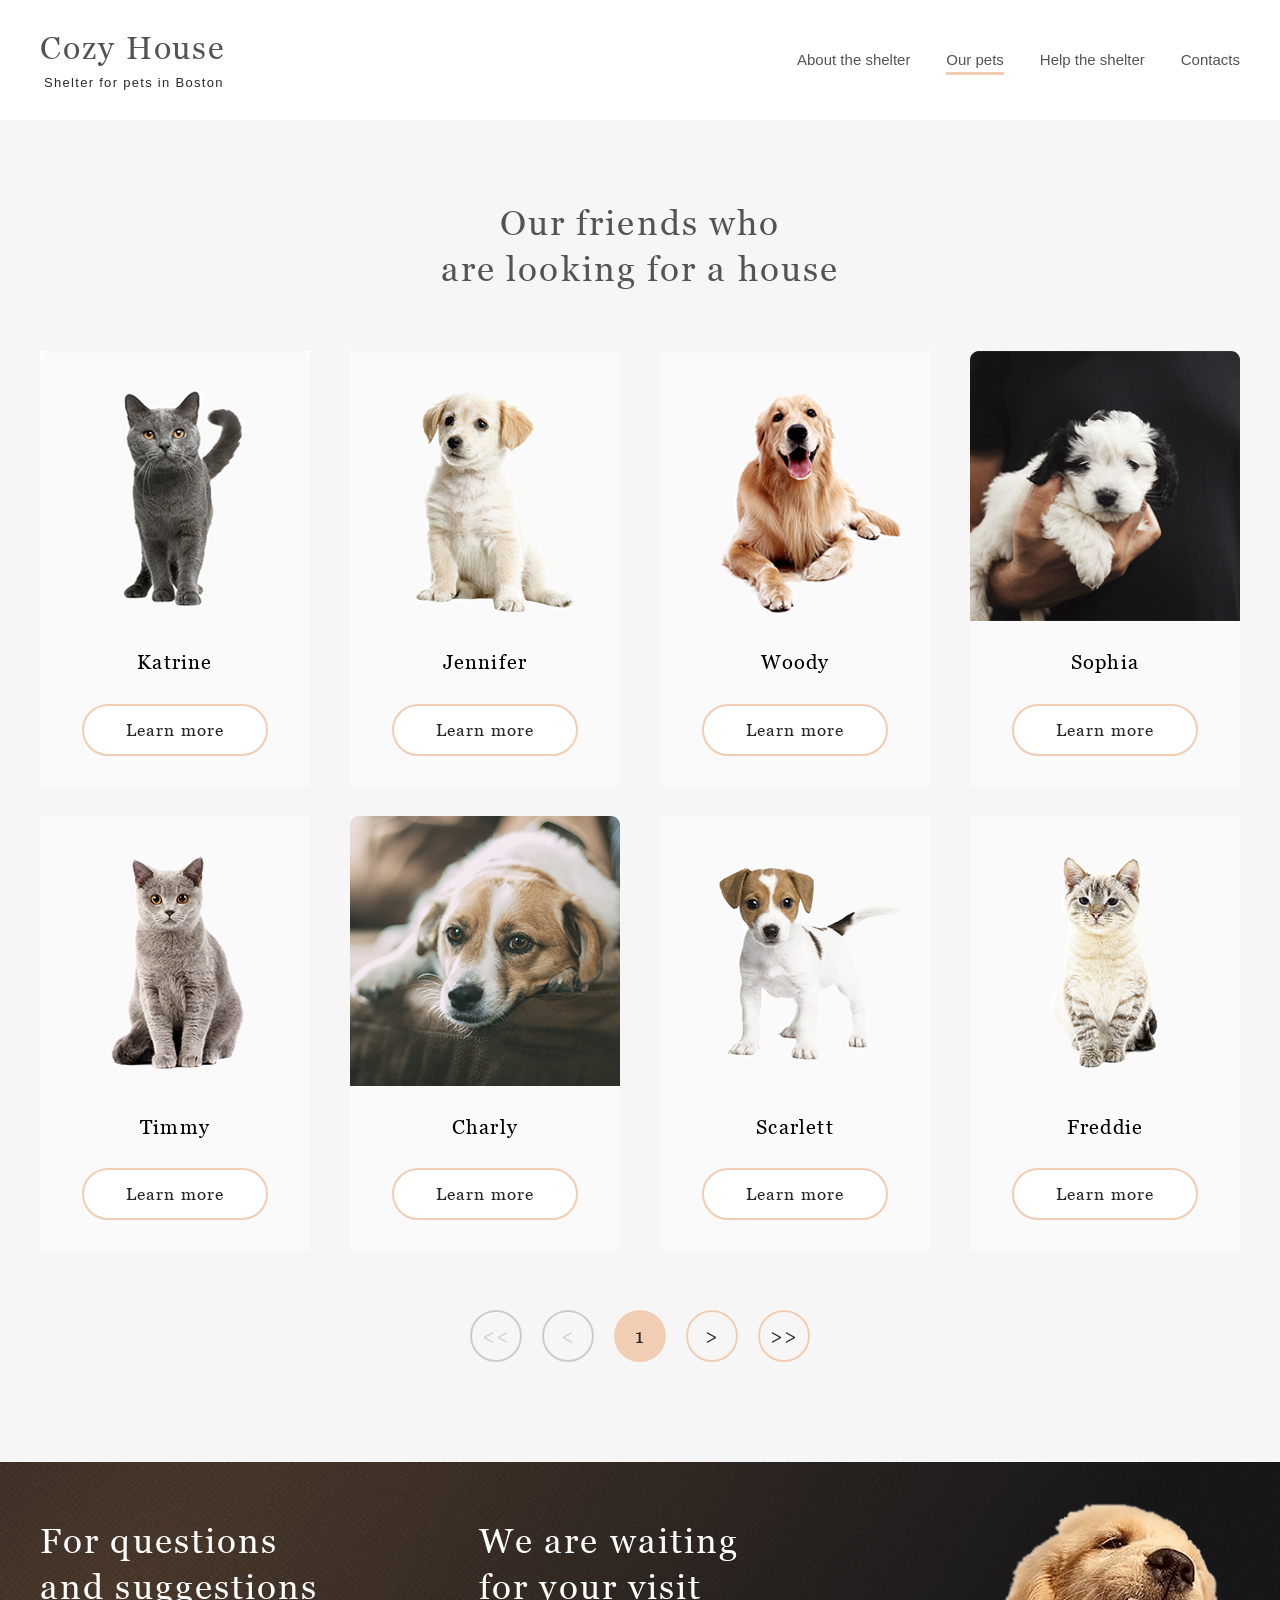
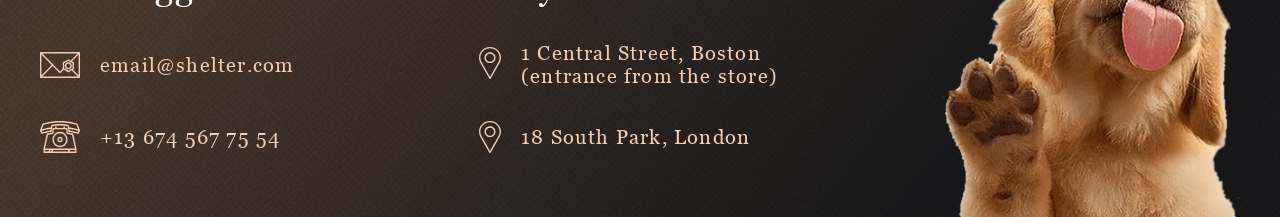
<file: public/shelter/pets.html>
<!DOCTYPE html>
<html lang="en">
<head>
    <meta charset="UTF-8">
    <meta http-equiv="X-UA-Compatible" content="IE=edge">
    <meta name="viewport" content="width=device-width, initial-scale=1.0">
    <title>Document</title>
    <link rel="stylesheet" href="style.css">
    <link rel="icon" type="image/x-icon" href="assets/img/footer-dog.png">
</head>
<body>
<header class="header-wrapper">
    <div class="header page-pets">
        <div class="company-name">
            <a href="../index-shelter.html" class="logo-link">
                <h1 class="logo">Cozy House</h1>
                <span class="logo-text">Shelter for pets in Boston</span>
            </a>
        </div>
        <div class="nav-wrapper"></div>
        <div class="burger" id="burger">
            <div class="burger-line"></div>
            <div class="burger-line"></div>
            <div class="burger-line"></div>
        </div>
        <nav>
            <ul>
                <li>
                    <a href="../index-shelter.html" class="nav-tittle">About the shelter</a>
                </li>
                <li>
                    <a href="pets.html" class="nav-tittle nav-selected">Our pets</a>
                </li>
                <li>
                    <a href="../index-shelter.html#help" class="nav-tittle">Help the shelter</a>
                </li>
                <li>
                    <a href="#contacts" class="nav-tittle">Contacts</a>
                </li>
            </ul>

        </nav>
    </div>
</header>
<main class="our-pets-wrapper">
    <div class="our-pets">
        <h3 class="our-friends-tittle">Our friends who  <br> are looking for a house</h3>
        <div class="pets-cards-wrapper">
            <div class="friend-card">
                <img src="assets/img/Katrine.png" alt="Katrine" class="friend-photo">
                <h4 class="friend-name">Katrine</h4>
                <button class="button opacity">Learn more</button>
            </div>
            <div class="friend-card">
                <img src="assets/img/Jennifer.png" alt="Jennifer" class="friend-photo">
                <h4 class="friend-name">Jennifer</h4>
                <button class="button opacity">Learn more</button>
            </div>
            <div class="friend-card">
                <img src="assets/img/Woody.png" alt="Woody" class="friend-photo">
                <h4 class="friend-name">Woody</h4>
                <button class="button opacity">Learn more</button>
            </div>
            <div class="friend-card">
                <img src="assets/img/Sophia.png" alt="Sophia" class="friend-photo">
                <h4 class="friend-name">Sophia</h4>
                <button class="button opacity">Learn more</button>
            </div>
            <div class="friend-card">
                <img src="assets/img/Timmy.png" alt="Timmy" class="friend-photo">
                <h4 class="friend-name">Timmy</h4>
                <button class="button opacity">Learn more</button>
            </div>
            <div class="friend-card">
                <img src="assets/img/Charly.png" alt="Charly" class="friend-photo">
                <h4 class="friend-name">Charly</h4>
                <button class="button opacity">Learn more</button>
            </div>
            <div class="friend-card">
                <img src="assets/img/Scarlet.png" alt="Scarlet" class="friend-photo">
                <h4 class="friend-name">Scarlett</h4>
                <button class="button opacity">Learn more</button>
            </div>
            <div class="friend-card">
                <img src="assets/img/Freddie.png" alt="Freddie" class="friend-photo">
                <h4 class="friend-name">Freddie</h4>
                <button class="button opacity">Learn more</button>
            </div>
        </div>
        <div class="navigation">
            <span class="arrow paggination unusefull"> &lt;&lt; </span>
            <span class="arrow paggination unusefull"> &lt; </span>
            <span class="arrow paggination page-num"> 1 </span>
            <span class="arrow paggination"> &gt; </span>
            <span class="arrow paggination"> &gt;&gt; </span>
        </div>
    </div>
</main>
<footer class="footer-wrapper">
    <div class="footer">
        <div class="footer-container"  id="contacts">
            <div class="for-questions">
                <h3 class="questions-tittle">For questions and suggestions</h3>
                <div class="email footer-info">
                    <svg class="footer-info-svg" width="40" height="26" viewBox="0 0 40 26" fill="none" xmlns="http://www.w3.org/2000/svg">
                        <path d="M39.315 0H0.684964C0.5033 0 0.329077 0.0732456 0.200621 0.203625C0.0721657 0.334003 0 0.510836 0 0.695219V25.3048C0 25.4892 0.0721657 25.666 0.200621 25.7964C0.329077 25.9268 0.5033 26 0.684964 26H39.315C39.4967 26 39.6709 25.9268 39.7994 25.7964C39.9278 25.666 40 25.4892 40 25.3048V0.695219C40 0.510836 39.9278 0.334003 39.7994 0.203625C39.6709 0.0732456 39.4967 0 39.315 0ZM32.5774 15.0331C32.6846 15.5259 32.7954 16.0355 32.6513 16.2882C32.4966 16.5596 31.9966 16.7173 31.5131 16.8699C31.1316 16.9902 30.7373 17.1147 30.3857 17.3212C30.0461 17.5206 29.7523 17.8001 29.4683 18.0704C29.0772 18.4426 28.7079 18.794 28.374 18.794C28.04 18.794 27.6706 18.4425 27.2797 18.0704C26.9956 17.8001 26.7018 17.5205 26.3622 17.3212C26.0107 17.1147 25.6163 16.9903 25.2348 16.8699C24.7513 16.7173 24.2513 16.5596 24.0967 16.2882C23.9526 16.0355 24.0633 15.5259 24.1705 15.0331C24.2584 14.6285 24.3493 14.2103 24.3493 13.7821C24.3493 13.354 24.2584 12.9356 24.1705 12.5311C24.0633 12.0383 23.9526 11.5288 24.0967 11.2759C24.2513 11.0046 24.7513 10.8468 25.2348 10.6942C25.6163 10.5739 26.0107 10.4494 26.3622 10.243C26.7018 10.0435 26.9956 9.76403 27.2797 9.49373C27.6706 9.12165 28.04 8.77015 28.374 8.77015C28.7079 8.77015 29.0773 9.12165 29.4683 9.49373C29.7523 9.76403 30.0461 10.0435 30.3857 10.243C30.7373 10.4493 31.1316 10.5738 31.5131 10.6941C31.9966 10.8467 32.4966 11.0045 32.6512 11.2758C32.7954 11.5286 32.6846 12.0381 32.5774 12.5309C32.4895 12.9354 32.3986 13.3537 32.3986 13.7819C32.3986 14.2102 32.4895 14.6286 32.5774 15.0331ZM30.5975 8.66076C30.5345 8.60237 30.4705 8.54156 30.4053 8.47955C29.8904 7.98955 29.2497 7.3798 28.374 7.3798C27.4982 7.3798 26.8575 7.98955 26.3426 8.47955C26.1045 8.70609 25.8796 8.92013 25.6761 9.03961C25.4574 9.168 25.1518 9.26449 24.8281 9.36655C24.1276 9.58763 23.3336 9.8381 22.9109 10.5797C22.5001 11.3004 22.6768 12.1134 22.8328 12.8307C22.9081 13.1777 22.9794 13.5055 22.9794 13.7821C22.9794 14.0587 22.9081 14.3866 22.8328 14.7336C22.6975 15.3556 22.5473 16.0496 22.7775 16.693L19.9997 19.5464L2.32449 1.39044H37.6748L30.5975 8.66076ZM11.7007 13L1.36993 23.6116V2.38812L11.7007 13ZM12.6635 13.989L19.5124 21.0242C19.5761 21.0896 19.6519 21.1416 19.7356 21.177C19.8192 21.2125 19.9089 21.2308 19.9996 21.2308C20.0902 21.2308 20.18 21.2125 20.2636 21.177C20.3472 21.1416 20.4231 21.0896 20.4868 21.0242L23.6841 17.7398C24.044 17.9494 24.4495 18.0781 24.8281 18.1976C25.1518 18.2997 25.4575 18.3962 25.6761 18.5245C25.8796 18.644 26.1044 18.8581 26.3426 19.0846C26.8575 19.5746 27.4982 20.1844 28.374 20.1844C29.2496 20.1844 29.8904 19.5746 30.4053 19.0846C30.6434 18.858 30.8682 18.644 31.0718 18.5244C31.2043 18.4466 31.3691 18.3806 31.5502 18.3179L37.675 24.6094H2.32431L12.6635 13.989ZM32.9664 17.7946C33.3117 17.6108 33.6223 17.3612 33.8371 16.9846C34.2479 16.2639 34.0711 15.4508 33.9151 14.7336C33.8398 14.3866 33.7686 14.0587 33.7686 13.7821C33.7686 13.5055 33.8398 13.1777 33.9151 12.8307C34.0711 12.1134 34.2479 11.3005 33.837 10.5797C33.4142 9.8381 32.6203 9.58763 31.9197 9.36655L31.8559 9.34634L38.6301 2.38738V23.6122L32.9664 17.7946Z"/>
                        <path d="M28.374 10.2424C26.451 10.2424 24.8865 11.8302 24.8865 13.782C24.8865 15.7337 26.451 17.3215 28.374 17.3215C30.297 17.3215 31.8614 15.7337 31.8614 13.782C31.8614 11.8302 30.2969 10.2424 28.374 10.2424ZM28.374 15.9311C27.2064 15.9311 26.2564 14.967 26.2564 13.782C26.2564 12.5969 27.2063 11.6328 28.374 11.6328C29.5416 11.6328 30.4915 12.5969 30.4915 13.782C30.4915 14.967 29.5415 15.9311 28.374 15.9311Z"/>
                    </svg>
                    <a href="mailto:email@shelter.com" class="footer-info-address">email@shelter.com</a>
                </div>
                <div class="phone-number footer-info">
                    <svg class="footer-info-svg" width="40" height="32" viewBox="0 0 40 32" fill="none" xmlns="http://www.w3.org/2000/svg">
                        <path d="M39.9461 8.89543L37.5102 2.9049C37.4685 2.80251 37.4043 2.71139 37.3226 2.63868C37.2408 2.56598 37.1437 2.51367 37.0389 2.48585L34.111 1.70799C25.5388 -0.569376 14.4609 -0.569281 5.88906 1.70799L2.96105 2.48585C2.85626 2.51367 2.75918 2.56598 2.67743 2.63868C2.59568 2.71139 2.53147 2.80251 2.48984 2.9049L0.0539764 8.89543C-0.0131281 9.06038 -0.0178273 9.24503 0.0407965 9.41333L1.01509 12.2089C1.07166 12.3713 1.18339 12.5075 1.32986 12.5925C1.47633 12.6775 1.64776 12.7056 1.8128 12.6717L11.0692 10.7747C11.2084 10.7462 11.3359 10.675 11.4348 10.5706C11.5337 10.4661 11.5993 10.3334 11.623 10.19L12.4245 5.32594C16.8365 4.18994 23.1635 4.18994 27.5753 5.32594L28.3769 10.19C28.4006 10.3335 28.4662 10.4663 28.5651 10.5707C28.664 10.6751 28.7915 10.7463 28.9307 10.7748L38.187 12.6718C38.3521 12.7056 38.5234 12.6774 38.6699 12.5924C38.8164 12.5075 38.9281 12.3714 38.9848 12.209L39.9592 9.41343C40.0178 9.2451 40.0131 9.06043 39.9461 8.89543ZM2.13193 11.1412L1.63183 9.70624L10.5973 7.78606L10.321 9.46295L2.13193 11.1412ZM11.6222 4.0568C11.4935 4.09314 11.3777 4.16636 11.2883 4.26784C11.1989 4.36933 11.1396 4.49486 11.1174 4.62969L10.848 6.26453L1.85991 8.1896L3.65015 3.78707L6.2409 3.09877C14.5991 0.878304 25.4007 0.878208 33.7593 3.09877L36.35 3.78707L38.1403 8.1896L29.1522 6.26453L28.8828 4.62969C28.8606 4.49487 28.8013 4.36936 28.7119 4.26788C28.6224 4.1664 28.5066 4.09318 28.378 4.0568C23.6016 2.70615 16.3984 2.70615 11.6222 4.0568ZM37.8681 11.1412L29.6792 9.46295L29.4028 7.78606L38.3682 9.70624L37.8681 11.1412Z"/>
                        <path d="M33.2901 13.1186C33.261 12.9842 33.1948 12.8612 33.0995 12.7643C33.0041 12.6673 32.8836 12.6005 32.7522 12.5717L27.9776 11.526L27.3764 7.51395C27.351 7.34431 27.2672 7.18959 27.1401 7.07781C27.013 6.96603 26.851 6.90458 26.6835 6.90458H24.814V5.96398C24.814 5.56724 24.5002 5.2456 24.1129 5.2456C23.7257 5.2456 23.4119 5.56724 23.4119 5.96398V6.90458H16.5882V5.96398C16.5882 5.56724 16.2744 5.2456 15.8871 5.2456C15.4999 5.2456 15.1861 5.56724 15.1861 5.96398V6.90458H13.3166C13.1491 6.90458 12.9871 6.96603 12.86 7.07781C12.7329 7.18959 12.6491 7.34431 12.6237 7.51395L12.0224 11.526L7.24791 12.5717C7.11654 12.6005 6.996 12.6673 6.90063 12.7643C6.80527 12.8612 6.73908 12.9842 6.70996 13.1186L3.46796 28.0878C3.45692 28.1389 3.45134 28.1911 3.45132 28.2434V31.2816C3.45132 31.4721 3.52519 31.6549 3.65666 31.7896C3.78814 31.9243 3.96645 32 4.15239 32H35.8477C36.0336 32 36.212 31.9243 36.3434 31.7896C36.4749 31.6549 36.5488 31.4721 36.5488 31.2816V28.2434C36.5488 28.1911 36.5432 28.1389 36.5321 28.0878L33.2901 13.1186ZM7.98131 13.8802L12.7885 12.8273C12.9276 12.7968 13.0544 12.7238 13.152 12.6178C13.2496 12.5118 13.3134 12.3779 13.335 12.2338L13.9183 8.34134H26.0819L26.6651 12.2338C26.6867 12.3779 26.7505 12.5118 26.8481 12.6178C26.9457 12.7238 27.0725 12.7968 27.2115 12.8273L32.0189 13.8802L34.9741 27.5251H5.0261L7.98131 13.8802ZM11.7966 28.9618L10.8935 30.5632H9.82782L10.7309 28.9618H11.7966ZM13.416 28.9618H28.6721L27.769 30.5632H12.513L13.416 28.9618ZM4.85345 28.9618H9.11142L8.20836 30.5632H4.85345V28.9618ZM29.3885 30.5632L30.2916 28.9618H35.1466V30.5632H29.3885Z"/>
                        <path d="M20 26.1606C24.1492 26.1606 27.5248 22.7016 27.5248 18.45C27.5248 14.1983 24.1492 10.7393 20 10.7393C15.8509 10.7393 12.4753 14.1983 12.4753 18.45C12.4753 22.7016 15.8509 26.1606 20 26.1606ZM20 12.1761C23.3761 12.1761 26.1227 14.9905 26.1227 18.45C26.1227 21.9094 23.3761 24.7238 20 24.7238C16.624 24.7238 13.8774 21.9094 13.8774 18.45C13.8774 14.9905 16.624 12.1761 20 12.1761Z"/>
                        <path d="M20 21.1847C21.4717 21.1847 22.6691 19.9578 22.6691 18.4497C22.6691 16.9416 21.4717 15.7147 20 15.7147C18.5283 15.7147 17.3309 16.9416 17.3309 18.4497C17.3309 19.9578 18.5283 21.1847 20 21.1847ZM20 17.1514C20.6987 17.1514 21.267 17.7338 21.267 18.4497C21.267 19.1656 20.6987 19.7479 20 19.7479C19.3014 19.7479 18.733 19.1656 18.733 18.4497C18.733 17.7339 19.3014 17.1514 20 17.1514Z"/>
                    </svg>
                    <a href="tel:+136745677554" class="footer-info-address">+13 674 567 75 54</a>
                </div>
            </div>
            <div class="waiting-visit">
                <h3 class="visit-tittle">We are waiting for your visit</h3>
                <div class="first-address footer-info">
                    <div> <!--для устранения проблемы соседства строчных элементов-->
                        <svg class="footer-info-svg" width="22" height="32" viewBox="0 0 22 32" fill="none" xmlns="http://www.w3.org/2000/svg">
                            <path d="M11 0C4.93475 0 3.05176e-05 4.78519 3.05176e-05 10.6667C3.05176e-05 12.4323 0.455262 14.1829 1.32067 15.7357L10.3985 31.6562C10.5193 31.8685 10.7496 32 11 32C11.2504 32 11.4807 31.8685 11.6016 31.6562L20.6827 15.7304C21.5448 14.1829 22 12.4323 22 10.6666C22 4.78519 17.0653 0 11 0ZM19.4762 15.0905L11 29.9557L2.52717 15.0964C1.7732 13.7435 1.37507 12.2116 1.37507 10.6667C1.37507 5.52019 5.69278 1.33337 11 1.33337C16.3073 1.33337 20.625 5.52025 20.625 10.6667C20.625 12.2116 20.2269 13.7435 19.4762 15.0905Z"/>
                            <path d="M11 5.33329C7.9674 5.33329 5.50008 7.72585 5.50008 10.6666C5.50008 13.6074 7.9674 16 11 16C14.0327 16 16.5 13.6074 16.5 10.6667C16.5 7.72592 14.0327 5.33329 11 5.33329ZM11 14.6667C8.72537 14.6667 6.87505 12.8724 6.87505 10.6667C6.87505 8.46092 8.72537 6.66667 11 6.66667C13.2747 6.66667 15.125 8.46092 15.125 10.6667C15.125 12.8724 13.2747 14.6667 11 14.6667Z"/>
                        </svg>
                    </div>
                    <a target="_blank" href="https://www.google.by/maps/place/%D0%90%D0%B2%D1%82%D0%BE%D1%81%D0%B5%D1%80%D0%B2%D0%B8%D1%81+%22Service+Point%22+%D0%B2+%D0%9C%D0%B8%D0%BD%D1%81%D0%BA%D0%B5/@53.8839588,27.5802942,17z/data=!3m1!4b1!4m6!3m5!1s0x46dbcfafd3d8e4cb:0x85428d4515a2469a!8m2!3d53.8839557!4d27.5828691!16s%2Fg%2F11r9f7tryk?entry=ttu" class="footer-info-address">1 Central Street, Boston (entrance from the store)</a>
                </div>
                <div class="address footer-info">
                    <svg class="footer-info-svg" width="22" height="32" viewBox="0 0 22 32" fill="none" xmlns="http://www.w3.org/2000/svg">
                        <path d="M11 0C4.93475 0 3.05176e-05 4.78519 3.05176e-05 10.6667C3.05176e-05 12.4323 0.455262 14.1829 1.32067 15.7357L10.3985 31.6562C10.5193 31.8685 10.7496 32 11 32C11.2504 32 11.4807 31.8685 11.6016 31.6562L20.6827 15.7304C21.5448 14.1829 22 12.4323 22 10.6666C22 4.78519 17.0653 0 11 0ZM19.4762 15.0905L11 29.9557L2.52717 15.0964C1.7732 13.7435 1.37507 12.2116 1.37507 10.6667C1.37507 5.52019 5.69278 1.33337 11 1.33337C16.3073 1.33337 20.625 5.52025 20.625 10.6667C20.625 12.2116 20.2269 13.7435 19.4762 15.0905Z"/>
                        <path d="M11 5.33329C7.9674 5.33329 5.50008 7.72585 5.50008 10.6666C5.50008 13.6074 7.9674 16 11 16C14.0327 16 16.5 13.6074 16.5 10.6667C16.5 7.72592 14.0327 5.33329 11 5.33329ZM11 14.6667C8.72537 14.6667 6.87505 12.8724 6.87505 10.6667C6.87505 8.46092 8.72537 6.66667 11 6.66667C13.2747 6.66667 15.125 8.46092 15.125 10.6667C15.125 12.8724 13.2747 14.6667 11 14.6667Z"/>
                    </svg>
                    <a target="_blank" href="https://www.google.by/maps/place/%D0%90%D0%B2%D1%82%D0%BE%D1%81%D0%B5%D1%80%D0%B2%D0%B8%D1%81+%22Service+Point%22+%D0%B2+%D0%9C%D0%B8%D0%BD%D1%81%D0%BA%D0%B5/@53.8839588,27.5802942,17z/data=!3m1!4b1!4m6!3m5!1s0x46dbcfafd3d8e4cb:0x85428d4515a2469a!8m2!3d53.8839557!4d27.5828691!16s%2Fg%2F11r9f7tryk?entry=ttu" class="footer-info-address">18 South Park, London</a>
                </div>
            </div>
            <img src="assets/img/footer-dog.png" alt="footer-puppy" class="footer-dog">
        </div>
    </div>
</footer>
<script src="assets/js/burger.js"></script>
</body>
</html>
</file>
<file: public/shelter/style.css>
@font-face{
    font-family: "Georgia";
    src: local("Georgia"),
        url("assets/fonts/georgia.ttf");
}
:root{
    --color-gray: #CDCDCD;
    --color-coral: #F1CDB3;
    --color-background-gray: #F6F6F6;
    --color-link-hover: #FAFAFA;
    --footer-info-color: #F1CDB3;
    --footer-info-color-hover: white;
    --button-background-color-hover: #FDDCC4;
    --color-unusefull: #CDCDCD;
;


}
html{
    scroll-behavior: smooth;
}
a{
    text-decoration: none;
    color: black;
    cursor: pointer;
}
*{
        padding: 0px;
        margin: 0px;
}

body{
    box-sizing: border-box;

}
main{
    margin: 0px;
    width: 100%;
    height: 100%;
}
h3{
    font: 400 35px/45.5px "Georgia", sans-serif;
    letter-spacing: 0.06em;
    color: #545454;
}

.button{
    display: inline-block;
    border: 2px solid var(--color-coral);
    border-radius: 100px;
    color: #292929;
    padding: 13px 42px;
    font: 400 17px/22px "Georgia", sans-serif;
    letter-spacing: 0.06em;
    background-color: white;
    margin: 0;
    cursor: pointer;
    transition: 1s background-color;
}
.button:hover{
    background-color: var(--button-background-color-hover);
}
.orange{
    background-color: var(--color-coral);
    transition: 1s background-color;
}
.burger{
    display: none;
    transition: 0.5s transform;
}
.burger.opened{
    transform: rotate(90deg);
    z-index: 3;
    transition: 1s;
    opacity: 1;
}
.nav-wrapper{
    transition: 1s all;
    margin-right:-320px;
    width: 320px;
    height: 300vh;
    background-color: #292929;
    right: 0;
    position: fixed;
    top: 0;
}
.nav-wrapper.opened{
    transition: 1s all;
    z-index: 2;
    margin-right: 0;
}
.burger-nav{
    display: block;
    width: 243px;
    margin: 248px 38px 248px 39px;
}
.burger-nav>ul {
    width: fit-content;
    display: flex;
    flex-direction: column;
    height: 327px;
    justify-content: space-between;
    text-align: center;
}
.burger-nav>ul>li{
    display: block;
    width: 100%;
}
.burger-nav .nav-tittle{
    color: #CDCDCD;
    font: 400 32px/51.2px Arial, sans-serif;
    cursor: pointer;
    transition: 1s color;
}
.burger-nav .nav-selected{
    padding: 0 0 6px 0;
    color: #FAFAFA;
}
.burger-nav .nav-tittle:hover{
    color: #FAFAFA;
}
.burger-nav li{
    color: #FAFAFA;
}
.window-wrapper{
    position: fixed;
    top: 0;
    left: 0;
    width: 200vw;
    height: 200vw;
    z-index: 1;
    background-color: rgba(0, 0, 0, 0.5);
}
/*greetingScreen*/
/*header*/
.greeting-screen-wrapper{
    background: url("assets/img/greeting-background.png"),
    linear-gradient(0deg, #211F20, #211F20),
    radial-gradient(100% 215.42% at 0% 0%, #5B483A 0%, #262425 100%) /* warning: gradient uses a rotation that is not supported by CSS and may not behave as expected */;
    background-size: cover;
}
.greeting-screen{
   max-width: 1280px;
    margin: auto;
    box-sizing: border-box;
    padding: 30px 40px 0 40px;
    min-height: 908px;
    box-sizing: border-box;
    display: flex;
    flex-direction: column;
    justify-content: space-between;
    justify-items: center;
}
.header{
    display: flex;
    justify-content: space-between;
    align-items: center;
}
.logo-link{
    text-decoration: none;
    width: 186px;
    display: block;
    color: white;
    font: 400 13px/15px "Arial", sans-serif;
    letter-spacing: 0.1em;
}
.logo{
    color: #F1CDB3;
    font: 400 32px/35px "Georgia", sans-serif;
    margin: 0 0 10px 0;
    letter-spacing: 0.06em;
}
.logo-text{
    padding: 0 0 0 4px;
}

nav>ul{
    display: flex;
    marker: none;
    width: 443px;
    justify-content: space-between;
}
nav>ul>li{
    list-style-type: none;
}
.nav-tittle{
    color: #CDCDCD;
    font: 400 15px/24px Arial, sans-serif;
    cursor: pointer;
    transition: 1s color;
}
.nav-tittle:hover{
    color: var(--color-link-hover);
}
.nav-selected{
    color: white;
    padding: 0 0 4px 0;
    border-bottom: 3px solid #F1CDB3;
}
.nav-selected-hover{
    color: white;
}

/*makeFriend*/
.make-friend{
    display: flex;
    justify-content: space-between;
    flex-wrap: wrap;
    justify-items: center;
}
.info-wrapper{
    max-width: 460px;
    max-height: 322px;
    margin: 163px 0 0 0;
}
.info-tittle{
    font: 400 44px/57px "Georgia", sans-serif;
    color: white;
}
.info-text{
    font: 400 15px/24px Arial, sans-serif;
    color: var(--color-gray);
    margin: 42px 0;
}

/*about section*/

.about-shelter{
    max-width: 1280px;
    margin: auto;
    box-sizing: border-box;
}
.about-wrapper{
    max-width: 1200px;
    display: flex;
    flex-wrap: wrap;
    margin: 80px 40px 100px 40px;
    align-items: center;
    padding: 0 175px;
}
.about-text-wrapper{
    max-width: 430px;
    margin: 0 0 0 120px;
    font: 400 15px/24px Arial, sans-serif;
}
.about-img{

}
.about-first-par{
    margin: 25px 0;
}

/*ourFriends*/
.our-friends-wrapper{
    background-color: var(--color-background-gray);
    box-sizing: border-box;
}
.our-friends{
    max-width: 1280px;
    margin: auto;
    box-sizing: border-box;
    padding: 80px 40px 100px 40px;
    display: flex;
    justify-content: center;
    flex-wrap: wrap;
}
.our-friends-tittle{
    text-align: center;
    max-width: 400px;
}

.friends-block{
    width: 1200px;
    display: flex;
    justify-content: space-between;
    align-items: center;
    margin: 60px 0;

}
.friend-cards-wrapper{
    display: flex;
    justify-content: space-between;
    width: 990px;
    column-gap: 40px;
}
.arrow{
    cursor: pointer;
    border: 2px solid var(--color-coral);
    padding: 21px 17px;
    border-radius: 100px;
}
.arrow.left.big{
    margin: 0 53px 0 0;
}
.arrow.right{
    margin: 0 0 0 53px;
}
.arrow.small{
    display: none;
}
.arrow:hover{
    transition: 1s background-color;
    background-color: var(--button-background-color-hover);
}
.friend-card{
    background-color: #FAFAFA;
    display: flex;
    flex-direction: column;
    align-items: center;
    padding: 0 0 30px 0;
    cursor: pointer;
}
.friend-card:hover .button{
    background-color: var(--button-background-color-hover);

}
.friend-name{
    margin: 30px 0;
    font: 400 20px/22.7px "Georgia", sans-serif;
    letter-spacing: 0.06em;
}

/*section help*/
.help{
    max-width: 1280px;
    margin: auto;
    box-sizing: border-box;
    padding: 80px 40px 100px 40px;
    text-align: center;
    display: flex;
    flex-direction: column;
    justify-content: space-around;
}
.help-tittle{
    align-self: center;
    max-width: 310px;
    margin: 0px 0px 60px 0px;
}
.help-card{
    min-width: 60px;
    margin: 0 120px 0 0;
    display: flex;
    flex-direction: column;
    align-items: center;
    font: 400 20px/23px "Georgia", sans-serif;
    letter-spacing: 0.05em;
    justify-content: space-around;
}
.help-card-tittle{
    display: block;
    margin: 30px 0 0 0;
}
.help-card:nth-of-type(5){
    margin: 0;

}
.help-card:nth-of-type(6){
    margin: 0 120px 0 84px;

}
.help-card:last-of-type{
    margin: 0 84px 0 0;

}
.help-block{
    padding: 0 87px;
    display: flex;
    flex-wrap: wrap;
    height: 281px;
    align-content: space-between;
    justify-content: space-between;
}

/*donation Section*/
.in-addition-wrapper{
    background-color: var(--color-background-gray);
}
.in-addition{
    padding: 80px 182px 100px 182px;
    max-width: 1280px;
    margin: auto;
    box-sizing: border-box;
}
.donation-container{
    display: flex;
    justify-content: space-between;
}
.donation{
    display: flex;
    align-content: space-between;
    flex-wrap: wrap;
    max-width: 380px;
}
.donation-tittle{
    width: 300px;
}
.bank-info{
    font: 400 15px/16.5px "Georgia", sans-serif;
    letter-spacing: 0.06em;
    margin: 20px 0;
}
.donation-dog{
    object-fit: contain;
}
.pay-card{
    padding: 10px 15px;
    background-color: var(--color-coral);
    border-radius: 9px;
    display: flex;
    align-items: center;
    margin: 0px 0px 20px 0px;
    transition: 1s background-color;
}
.pay-card:hover{
    background-color: green;
}
.pay-card-number{
    font: 400 20px/23px "Georgia", sans-serif;
    letter-spacing: 0.06em;
    margin: 0 0 0 15px;
}

.legal-info{
    font: 400 italic 12px/18px Arial, sans-serif;
    color: #B2B2B2;
}

/*footerSection*/
.footer-wrapper{
    box-sizing: border-box;
    background: url("assets/img/footer-gradient-background.png"),
                linear-gradient(0deg, #211F20, #211F20),
                radial-gradient(110.67% 538.64% at 5.73% 50%, #513D2F 0%, #1A1A1C 100%);
    background-size: cover;
}
.footer{
    max-width: 1280px;
    margin: auto;
}
footer h3{
    font: 400 35px/45.5px "Georgia", sans-serif;
    letter-spacing: 0.06em;
    color: white;
}
.footer-container{
    padding: 40px 40px 0px 40px;
    display: flex;
    flex-wrap: wrap;
    justify-content: space-between;
}
.footer-info{
    display: flex;
    align-items: center;
}
.for-questions{
    max-width: 279px;
    margin: 16px 0 0 0;
}
.email{
    margin: 43px 0;
}
.footer-info-address{
    font: 400 20px/23px "Georgia", sans-serif;
    letter-spacing: 0.06em;
    padding: 0 0 0 20px;
    color: var(--footer-info-color);
    transition: 1s color;
}
.footer-info-address:hover{
    color: var(--footer-info-color-hover);
}
.footer-info-svg{
    fill: var(--footer-info-color);
}
.footer-info-address:hover .footer-info-svg{
    fill: var(--footer-info-color-hover);
}
.waiting-visit{
    max-width: 302px;
    padding: 16px 0 0 0;
}
.first-address{
    margin: 33px 0;
}

.footer-dog{
    object-fit: contain;
}

/*PAGE PETS*/
/*PAGE PETS*/
/*PAGE PETS*/
/*PAGE PETS*/
/*PAGE PETS*/
.header + .page-pets{
    background-color: white;
}
.page-pets .logo{
    color: #545454;

}
.page-pets .logo-text{
    color: #292929;
}
.page-pets .nav-tittle{
    color:#545454
}
.page-pets .nav-tittle:hover{
    color: #292929;
}
.page-pets .nav-selected{
    color: #545454;
}
.page-pets .nav-selected:hover{
    color: #545454;
}

.page-pets .burger-nav .nav-tittle{
    color: #CDCDCD;
    font: 400 32px/51.2px Arial, sans-serif;
    cursor: pointer;
    transition: 1s color;
}
.page-pets .burger-nav .nav-selected{
    padding: 0 0 6px 0;
    color: #FAFAFA;
}
.page-pets .burger-nav .nav-tittle:hover{
    color: #FAFAFA;
}

.header-wrapper{
    max-width: 1280px;
    margin: auto;
    box-sizing: border-box;
    padding: 30px 40px 30px 40px;
    box-sizing: border-box;
    display: flex;
    flex-direction: column;
    justify-content: space-between;
}
.our-pets-wrapper{
    background-color: var(--color-background-gray);
}
.our-pets{
    max-width: 1280px;
    margin: auto;
    box-sizing: border-box;
    padding: 80px 40px 100px 40px;
    display: flex;
    flex-direction: column;
    align-items: center;
}
.navigation{
    width: 340px;
    display: flex;
    justify-content: space-between;
}
.arrow.paggination{
    display: inline-flex;
    justify-content: center;
    box-sizing: border-box;
    align-items: center;
    width: 52px;
    height: 52px;
    font: 400 20px/23px "Georgia", sans-serif;
    letter-spacing: 0.06em;
    text-align: center;
    color: #292929;
    padding: 0;
}
.page-num{
    background-color: var(--footer-info-color);
}
.page-num:hover{
    background-color: var(--footer-info-color);
}
.paggination.unusefull{
    color: var(--color-unusefull);
    border-color: var(--color-unusefull) ;
    cursor: not-allowed;
}
.paggination.unusefull:hover{
    color: var(--color-unusefull);
    background-color: var(--color-background-gray);
    border-color: var(--color-unusefull) ;
}
.pets-cards-wrapper{
    display: grid;
    grid-auto-flow: row;
    grid-template-columns: repeat(4, 1fr);
    gap:30px 40px;
    padding: 60px 0;
}



@media(max-width: 1279px){
    .make-friend{
        justify-content: center;
    }
    .friend-cards-wrapper {
        width: auto;
        max-width: 990px;
    }
    .info-wrapper{
        margin: 60px 0 0 0;
        display: flex;
        flex-wrap: wrap;
        justify-content: center;
    }
    .greeting-dog{
        margin: 60px 0 0 0;
    }
    .about-wrapper{
        flex-direction: column-reverse;
    }
    .about-text-wrapper{
        margin: 0 0 60px 0;
    }
    .help-block{
        display: grid;
        grid-template-columns: 170px 170px 170px;
        row-gap: 55px;
        height: auto;
    }
    .help-card:nth-of-type(6){
        margin: 0;
    }
    .help-card:last-of-type{
        margin: 0;
    }
    .help-card{
        margin: 0;
    }
    .donation-container{
        display: flex;
        justify-content: space-between;
        flex-wrap: wrap;
        flex-direction: column-reverse;
        align-items: center;
    }
    .info-wrapper {
        display: flex;
        flex-wrap: wrap;
        justify-content: center;
    }

    /*our-pets*/
    .pets-cards-wrapper{
        grid-template-columns: repeat(3, 1fr);
    }
}
@media (max-width: 1128px) {
    .our-friends .friend-card:last-child{
        display: none;
    }
}
@media (max-width: 1000px) {
    .footer-container{
        justify-content: center;
    }
    .for-questions{
        margin: 16px 60px 60px 0;
    }
    .arrow.right {
        margin: 0 0 0 32px;
    }
    .arrow.left{
        margin: 0 32px 0 0;
    }
    /*our-pets*/
    .pets-cards-wrapper{
        grid-template-columns: repeat(2, 1fr);
    }

}
@media (max-width: 768px){
    .greeting-screen{
        max-width: 768px;
        height: 1165px;
        padding: 30px;
    }
    .make-friend{
        flex-wrap: wrap;
        justify-content: center;
    }
    .greeting-dog{
        width: 569px;
        height: 593px;
        margin: 100px 30px 0 169px;
    }
    .about-shelter{
        max-width: 768px;
    }
    .about-wrapper {
        flex-wrap: wrap;
        flex-direction: column-reverse;
        margin: 80px 165px 100px 166px;
        padding: 0;
    }
    .about-text-wrapper{
        margin: 0 0 80px 0;
    }
    .our-friends{
        max-width: 768px;
        padding: 80px 30px 100px 30px;
    }
    .our-friends .friend-card:nth-of-type(3){
        display: none;
    }
    .arrow.left.big{
        margin: 0 12px 0 0;
    }
    .help{
        max-width: 768px;
        padding: 80px 69px 100px 69px;
    }
    .help-block {
        padding: 0;
        display: grid;
        grid-template-columns: 170px 170px 170px;
        row-gap: 55px;
        height: auto;
    }
    .in-addition-wrapper{
        width: 100%;
    }
    .in-addition{
        max-width: 768px;
        padding: 80px 132px 100px 131px;
    }
    .donation-container{
        flex-wrap: wrap;
        flex-direction: column-reverse;
        align-items: center;
    }
    .donation-dog{
        width: 505px;
        height: 261px;
        margin: 60px 0 0 0;
    }
    .footer{
        max-width: 768px;
    }
    .footer-container{
        display: flex;
        flex-wrap: wrap;
        justify-content: center;
        padding: 28px 30px 0 30px;
    }
    .waiting-visit{
        margin:  0 0 60px 60px;
        padding: 0;
    }
    .for-questions{
        padding: 0;
        margin: 0;
    }

    /*our pets*/
    .our-pets{
        padding: 80px 40px 76px 40px;
    }
    .header-wrapper{
        padding: 30px;
    }
    .pets-cards-wrapper{
        padding: 30px 0 40px 0;
        grid-template-columns: repeat(2, 1fr);
        grid-template-rows: repeat(3, 1fr);
        grid-auto-rows: 0;
        grid-auto-columns: 0;
        overflow-y: hidden;
        box-sizing: border-box;
    }
    .pets-cards-wrapper .friend-card:last-of-type{
        display: none;
    }
    .pets-cards-wrapper .friend-card:nth-of-type(7){
        display: none;
    }

}
@media (max-width: 767.4px){
    nav {
        display: none;
    }
    .burger {
        display: block;
        width: 30px;
        height: 22px;
        display: flex;
        flex-wrap: wrap;
        align-content: space-between;
    }
    .burger-line {
        width: 30px;
        height: 2px;
        background-color: var(--color-coral);
    }
    .page-pets  .burger  .burger-line {
        background-color: black;
    }
}
@media (max-width: 718px) {
    .our-friends .friend-card:nth-of-type(2){
        display: none;
    }
    .greeting-dog{
        width: 420px;
        height: auto;
    }
}
@media (max-width:690px) {
    .greeting-screen{
        height: auto;
    }
    .greeting-dog{
        width: 380px;
        height: auto;
    }
    .donation-dog{
        width: 390px;
        height: auto;
    }
    .help-block {
        padding: 0;
        display: grid;
        grid-template-columns: 130px 130px;
        row-gap: 30px;
        column-gap: 30px;
        height: auto;
        justify-content: center;
    }
    .about-wrapper{
        margin: 80px 80px 100px 80px;
    }
    .in-addition{
        padding: 80px 80px 100px 80px;
    }
}
@media (max-width: 590px) {
    .pets-cards-wrapper{
        grid-template-columns: repeat(1, 1fr);
        height: auto;
    }
    .pets-cards-wrapper .friend-card:nth-of-type(6){
        display: none;
    }
    .pets-cards-wrapper .friend-card:nth-of-type(5){
        display: none;
    }
    .pets-cards-wrapper .friend-card:nth-of-type(4){
        display: none;
    }
}
@media (max-width: 500px) {
    .greeting-screen{
        height: 823px;
        padding: 30px 10px 0 10px;
        min-height: auto;
    }
    .header{
        margin: 0 10px;
    }
    .info{
        text-align: center;
    }
    .info-tittle{
        font: 400 25px / 32.5px "Georgia", sans-serif;
        letter-spacing: 0.06em;
    }
    .make-friend{
        flex-wrap: wrap;
        justify-content: center;
    }
    .greeting-dog{
        width: 260px;
        height: 271px;
        margin: 105px 0px 0px 40px;
    }
    .about-wrapper {
        flex-wrap: wrap;
        flex-direction: column-reverse;
        margin: 42px 10px;
        text-align: justify;
        padding: 0;
    }
    .about-tittle{
        text-align: center;
    }
    h3{
        font: 400 25px / 32.5px "Georgia", sans-serif;
    }
    .about-text-wrapper{
        margin: 0 0 42px 0;
        padding: 0 15px;
    }
    .about-first-par{
        margin: 25px 0 22px 0;
    }
    .about-img{
        width: 260px;
        height: 353px;
    }
    .friends-block{
        min-width: 270px;
        display: flex;
        flex-wrap: wrap;
        justify-content: center;
        margin: 42px 0;
    }
    .arrow-container{
        display: flex;
        justify-content: space-between;
        width: 270px;
    }
    .arrow.big{
        display: none;
    }
    .arrow.small{
        display: block;
    }
    .our-friends .friend-card{
        grid-area: friend-card;
    }
    .arrow.left{
        grid-area: arrow-left;
        margin: 20px 0 0 43px;
    }
    .arrow.right{
        grid-area: arrow-right;
        margin: 20px 43px 0 0;
    }
    .our-friends a {
        grid-area: button;
    }
    .our-friends{
        max-width: 768px;
        padding: 42px 10px;
    }
    .help{;
        padding: 42px 15px;
    }

    .help-tittle{
        padding: 0 30px;
        margin: 0 0 42px 0;
    }
    .help-card{
        width: 130px;
        height: 87px;
        font: 400 15px / 16.5px "Georgia", sans-serif;
    }
    .help-card-tittle{
        margin: 20px 0 0 0;
    }
    .in-addition-wrapper{
        width: 100%;
    }
    .in-addition{
        padding: 41px 10px;
    }
    .donation{
        text-align: justify;
        justify-content: center;
    }
    .donation-tittle{
        text-align: center;
        box-sizing: border-box;
        padding: 0 40px;
    }
    .bank-info{
        letter-spacing: 0;
    }
    .pay-card{
        margin: 5px 0 20px 0;
    }
    .pay-card-number{
        font: 400 15px / 16.5px "Georgia", sans-serif
    }
    .donation-dog{
        width: 260px;
        height: 135px;
        margin: 42px 0 0 0;
    }
    .legal-info{
        padding: 0 10px;
    }
    .footer-container{
        display: flex;
        flex-wrap: wrap;
        justify-content: center;
        padding: 30px 10px 0 10px;
    }
    footer h3 {
        font: 400 25px / 32.5px "Georgia", sans-serif;
        text-align: center;
    }
    .for-questions{
        display: flex;
        flex-direction: column;
        align-items: center;
    }
    .waiting-visit{
        margin:  40px 0 ;
        padding: 0;
    }
    .visit-tittle{
        box-sizing: border-box;
        padding: 0 10px;
    }

    .first-address{
        margin: 40px 0 ;
    }
    .footer-dog{
        width: 260px;
        height: 269px;
    }

    /*our-pets*/
    .navigation{
        width: 300px;
    }
    .header-wrapper{
        padding: 30px 20px;
    }
    .header.page-pets{
        margin: 0;
    }
    .our-pets {
        padding: 42px 10px;
    }
    .pets-cards-wrapper{
        padding: 42px 0;
    }
}
</file>
